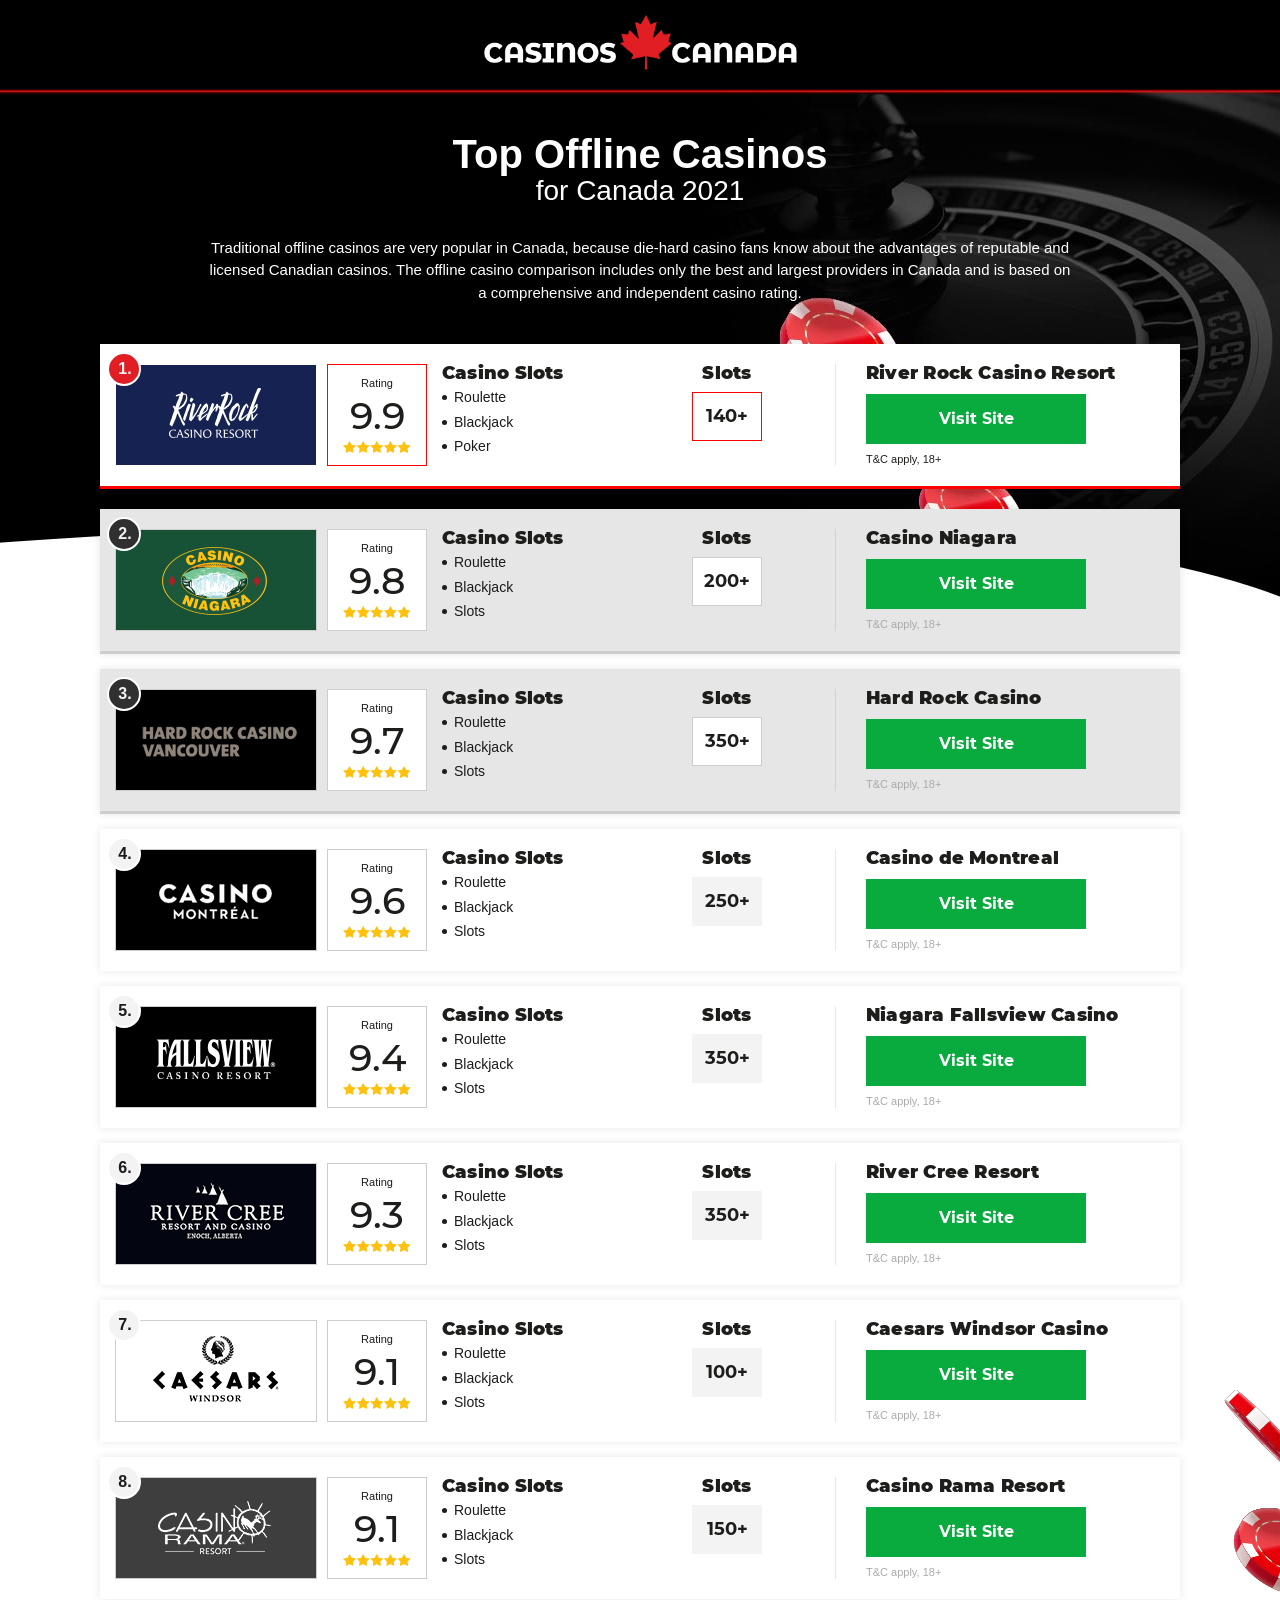
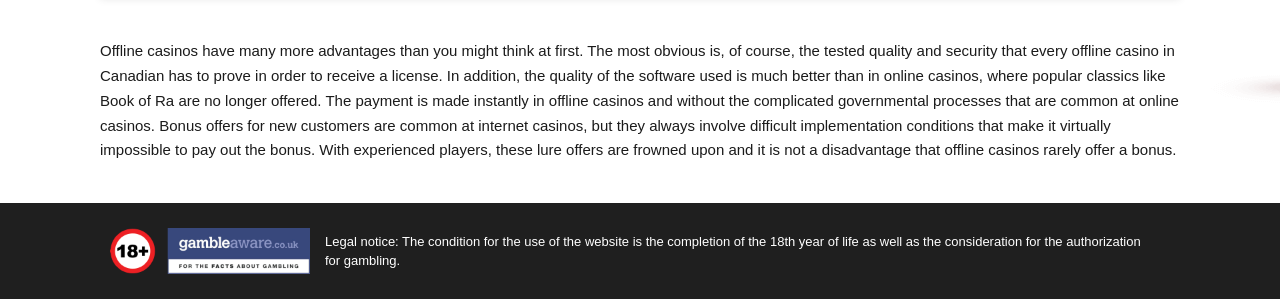
<file: index.htm>
﻿
<!DOCTYPE html>

<html lang="en-CA">
<head>
	<meta http-equiv="Content-Type" content="text/html; charset=UTF-8">
	<meta name="viewport" content="width=device-width, initial-scale=1.0">
	<title>Top Offline Casinos for Canada</title>
	<link rel="shortcut icon" type="image/x-icon" href="wp-content/themes/casinoscanada/favicon.png">
	
<meta name="robots" content="noindex,follow">
<meta property="og:locale" content="en_US">
<meta property="og:type" content="website">
<meta property="og:title" content="Top Offline Casinos for Canada">
<meta property="og:url" content="https://canadaisthebestcountry.github.io/">
<meta property="og:site_name" content="CasinosCanada.info">
<meta name="twitter:card" content="summary_large_image">
<meta name="twitter:title" content="Top Offline Casinos for Canada">

<link rel='stylesheet' id='wp-block-library-css' href='wp-includes/css/dist/block-library/style.min.css?ver=1588215360' type='text/css' media='all'>
<link rel='stylesheet' id='webfont-css' href='wp-content/themes/casinoscanada/webfonts.css?ver=1582204015' type='text/css' media='all'>
<link rel='stylesheet' id='style.css-css' href='wp-content/themes/casinoscanada/style.css?ver=1608674508' type='text/css' media='all'>
<script type='text/javascript' src='wp-includes/js/jquery/jquery.js?ver=1582203725'></script>
<script type='text/javascript' src='wp-includes/js/jquery/jquery-migrate.min.js?ver=1582203724'></script>
</head>
<body class="home page-template page-template-template-with-comparison-table page-template-template-with-comparison-table-php page page-id-161">
	<div class="header">
		<div class="header-flex">
			<div class="sitelogo">
				<a href="index.htm" rel="home" title="CasinosCanada.info"><img src="wp-content/themes/casinoscanada/images/casinoscanada-logo.png" alt="CasinosCanada.info"></a>
			</div>
		</div>
	</div>
	<div id="wrapper" class="content">
	<div class="container-fluid main">
		<div class="row">
			<div class="col-xs-12 intro-text"><h1>Top Offline Casinos <span>for Canada 2021</span></h1>Traditional offline casinos are very popular in Canada, because die-hard casino fans know about the advantages of reputable and licensed Canadian casinos. The offline casino comparison includes only the best and largest providers in Canada and is based on a comprehensive and independent casino rating.
<p></p></div>
<div class='col-xs-12'><div class='comparison-table comparison--type--offline'>
					<div class='row pos-1'>
					
						<div class='cell logo'>
							<div data-target='https://riverrock.com/' class='logo-link target-link target-link-blank--offl'><span class='rank'>1.</span>
								<img src='wp-content/uploads/river-rock-casino-resort.png' alt='River Rock Casino Resort'>
							</div>
						</div>
						
						<div class='cell rating'>
							<small>Rating</small>
							<div class='value'>9.9</div>
							<div class='rating-stars'>
								<div class='rating-stars-active' style='width:99%'></div>
							</div>
						</div>
						
						<div class='cell highlights'>
							<div class='cell-title'>Casino Slots</div>
							<ul><li>Roulette<br></li><li>Blackjack<br></li><li>Poker</li>
							</ul>
							
						</div>
						
						<div class='cell bonus'>
							<div class='cell-title'>Slots</div>				<div class='bonus-value target-link target-link-blank--offl' data-target='https://riverrock.com/'>140+</div>
							<div class='mobile-platforms'>			
							</div>
						</div>
						
						<div class='cell conversion'><div class='cell-title'>River Rock Casino Resort</div>			
							<div data-target='https://riverrock.com/' class='conv-btn target-link target-link-blank--offl'>Visit Site</div>
							<div class='legal-advice'>T&C apply, 18+</div>
						</div>
						
					</div>
					<div class='row pos-2'>
					
						<div class='cell logo'>
							<div data-target='https://www.casinoniagara.com/' class='logo-link target-link target-link-blank--offl'><span class='rank'>2.</span>
								<img src='wp-content/uploads/casino-niagara.png' alt='Casino Niagara'>
							</div>
						</div>
						
						<div class='cell rating'>
							<small>Rating</small>
							<div class='value'>9.8</div>
							<div class='rating-stars'>
								<div class='rating-stars-active' style='width:98%'></div>
							</div>
						</div>
						
						<div class='cell highlights'>
							<div class='cell-title'>Casino Slots</div>
							<ul><li>Roulette<br></li><li>Blackjack<br></li><li>Slots</li>
							</ul>
							
						</div>
						
						<div class='cell bonus'>
							<div class='cell-title'>Slots</div>				<div class='bonus-value target-link target-link-blank--offl' data-target='https://www.casinoniagara.com/'>200+</div>
							<div class='mobile-platforms'>			
							</div>
						</div>
						
						<div class='cell conversion'><div class='cell-title'>Casino Niagara</div>			
							<div data-target='https://www.casinoniagara.com/' class='conv-btn target-link target-link-blank--offl'>Visit Site</div>
							<div class='legal-advice'>T&C apply, 18+</div>
						</div>
						
					</div>
					<div class='row pos-3'>
					
						<div class='cell logo'>
							<div data-target='https://www.hardrockcasinovancouver.com/' class='logo-link target-link target-link-blank--offl'><span class='rank'>3.</span>
								<img src='wp-content/uploads/hard-rock-casino-vancouver.png' alt='Hard Rock Casino'>
							</div>
						</div>
						
						<div class='cell rating'>
							<small>Rating</small>
							<div class='value'>9.7</div>
							<div class='rating-stars'>
								<div class='rating-stars-active' style='width:97%'></div>
							</div>
						</div>
						
						<div class='cell highlights'>
							<div class='cell-title'>Casino Slots</div>
							<ul><li>Roulette<br></li><li>Blackjack<br></li><li>Slots</li>
							</ul>
							
						</div>
						
						<div class='cell bonus'>
							<div class='cell-title'>Slots</div>				<div class='bonus-value target-link target-link-blank--offl' data-target='https://www.hardrockcasinovancouver.com/'>350+</div>
							<div class='mobile-platforms'>			
							</div>
						</div>
						
						<div class='cell conversion'><div class='cell-title'>Hard Rock Casino</div>			
							<div data-target='https://www.hardrockcasinovancouver.com/' class='conv-btn target-link target-link-blank--offl'>Visit Site</div>
							<div class='legal-advice'>T&C apply, 18+</div>
						</div>
						
					</div>
					<div class='row pos-4'>
					
						<div class='cell logo'>
							<div data-target='https://casinos.lotoquebec.com/fr/montreal/accueil' class='logo-link target-link target-link-blank--offl'><span class='rank'>4.</span>
								<img src='wp-content/uploads/casino-montreal.png' alt='Casino de Montreal'>
							</div>
						</div>
						
						<div class='cell rating'>
							<small>Rating</small>
							<div class='value'>9.6</div>
							<div class='rating-stars'>
								<div class='rating-stars-active' style='width:96%'></div>
							</div>
						</div>
						
						<div class='cell highlights'>
							<div class='cell-title'>Casino Slots</div>
							<ul><li>Roulette<br></li><li>Blackjack<br></li><li>Slots</li>
							</ul>
							
						</div>
						
						<div class='cell bonus'>
							<div class='cell-title'>Slots</div>				<div class='bonus-value target-link target-link-blank--offl' data-target='https://casinos.lotoquebec.com/fr/montreal/accueil'>250+</div>
							<div class='mobile-platforms'>			
							</div>
						</div>
						
						<div class='cell conversion'><div class='cell-title'>Casino de Montreal</div>			
							<div data-target='https://casinos.lotoquebec.com/fr/montreal/accueil' class='conv-btn target-link target-link-blank--offl'>Visit Site</div>
							<div class='legal-advice'>T&C apply, 18+</div>
						</div>
						
					</div>
					<div class='row pos-5'>
					
						<div class='cell logo'>
							<div data-target='https://www.fallsviewcasinoresort.com/' class='logo-link target-link target-link-blank--offl'><span class='rank'>5.</span>
								<img src='wp-content/uploads/fallsview-casino.png' alt='Niagara Fallsview Casino'>
							</div>
						</div>
						
						<div class='cell rating'>
							<small>Rating</small>
							<div class='value'>9.4</div>
							<div class='rating-stars'>
								<div class='rating-stars-active' style='width:94%'></div>
							</div>
						</div>
						
						<div class='cell highlights'>
							<div class='cell-title'>Casino Slots</div>
							<ul><li>Roulette<br></li><li>Blackjack<br></li><li>Slots</li>
							</ul>
							
						</div>
						
						<div class='cell bonus'>
							<div class='cell-title'>Slots</div>				<div class='bonus-value target-link target-link-blank--offl' data-target='https://www.fallsviewcasinoresort.com/'>350+</div>
							<div class='mobile-platforms'>			
							</div>
						</div>
						
						<div class='cell conversion'><div class='cell-title'>Niagara Fallsview Casino</div>			
							<div data-target='https://www.fallsviewcasinoresort.com/' class='conv-btn target-link target-link-blank--offl'>Visit Site</div>
							<div class='legal-advice'>T&C apply, 18+</div>
						</div>
						
					</div>
					<div class='row pos-6'>
					
						<div class='cell logo'>
							<div data-target='https://www.rivercreeresort.com' class='logo-link target-link target-link-blank--offl'><span class='rank'>6.</span>
								<img src='wp-content/uploads/river-cree-casino.png' alt='River Cree Resort'>
							</div>
						</div>
						
						<div class='cell rating'>
							<small>Rating</small>
							<div class='value'>9.3</div>
							<div class='rating-stars'>
								<div class='rating-stars-active' style='width:93%'></div>
							</div>
						</div>
						
						<div class='cell highlights'>
							<div class='cell-title'>Casino Slots</div>
							<ul><li>Roulette<br></li><li>Blackjack<br></li><li>Slots</li>
							</ul>
							
						</div>
						
						<div class='cell bonus'>
							<div class='cell-title'>Slots</div>				<div class='bonus-value target-link target-link-blank--offl' data-target='https://www.rivercreeresort.com'>350+</div>
							<div class='mobile-platforms'>			
							</div>
						</div>
						
						<div class='cell conversion'><div class='cell-title'>River Cree Resort</div>			
							<div data-target='https://www.rivercreeresort.com' class='conv-btn target-link target-link-blank--offl'>Visit Site</div>
							<div class='legal-advice'>T&C apply, 18+</div>
						</div>
						
					</div>
					<div class='row pos-7'>
					
						<div class='cell logo'>
							<div data-target='https://www.caesars.com/caesars-windsor' class='logo-link target-link target-link-blank--offl'><span class='rank'>7.</span>
								<img src='wp-content/uploads/caesars.png' alt='Caesars Windsor Casino'>
							</div>
						</div>
						
						<div class='cell rating'>
							<small>Rating</small>
							<div class='value'>9.1</div>
							<div class='rating-stars'>
								<div class='rating-stars-active' style='width:91%'></div>
							</div>
						</div>
						
						<div class='cell highlights'>
							<div class='cell-title'>Casino Slots</div>
							<ul><li>Roulette<br></li><li>Blackjack<br></li><li>Slots</li>
							</ul>
							
						</div>
						
						<div class='cell bonus'>
							<div class='cell-title'>Slots</div>				<div class='bonus-value target-link target-link-blank--offl' data-target='https://www.caesars.com/caesars-windsor'>100+</div>
							<div class='mobile-platforms'>			
							</div>
						</div>
						
						<div class='cell conversion'><div class='cell-title'>Caesars Windsor Casino</div>			
							<div data-target='https://www.caesars.com/caesars-windsor' class='conv-btn target-link target-link-blank--offl'>Visit Site</div>
							<div class='legal-advice'>T&C apply, 18+</div>
						</div>
						
					</div>
					<div class='row pos-8'>
					
						<div class='cell logo'>
							<div data-target='https://www.casinorama.com/' class='logo-link target-link target-link-blank--offl'><span class='rank'>8.</span>
								<img src='wp-content/uploads/casino-rama-resort.png' alt='Casino Rama Resort'>
							</div>
						</div>
						
						<div class='cell rating'>
							<small>Rating</small>
							<div class='value'>9.1</div>
							<div class='rating-stars'>
								<div class='rating-stars-active' style='width:91%'></div>
							</div>
						</div>
						
						<div class='cell highlights'>
							<div class='cell-title'>Casino Slots</div>
							<ul><li>Roulette<br></li><li>Blackjack<br></li><li>Slots</li>
							</ul>
							
						</div>
						
						<div class='cell bonus'>
							<div class='cell-title'>Slots</div>				<div class='bonus-value target-link target-link-blank--offl' data-target='https://www.casinorama.com/'>150+</div>
							<div class='mobile-platforms'>			
							</div>
						</div>
						
						<div class='cell conversion'><div class='cell-title'>Casino Rama Resort</div>			
							<div data-target='https://www.casinorama.com/' class='conv-btn target-link target-link-blank--offl'>Visit Site</div>
							<div class='legal-advice'>T&C apply, 18+</div>
						</div>
						
					</div>
	</div></div>
		</div>	
		
		<div class="row">
			<div class="col-xs-12 main-content">
				Offline casinos have many more advantages than you might think at first. The most obvious is, of course, the tested quality and security that every offline casino in Canadian has to prove in order to receive a license. In addition, the quality of the software used is much better than in online casinos, where popular classics like Book of Ra are no longer offered. The payment is made instantly in offline casinos and without the complicated governmental processes that are common at online casinos. Bonus offers for new customers are common at internet casinos, but they always involve difficult implementation conditions that make it virtually impossible to pay out the bonus. With experienced players, these lure offers are frowned upon and it is not a disadvantage that offline casinos rarely offer a bonus.			</div>
		</div>
	</div>
		
	
	</div>
	

	

		
<div id="footer" class="clearfix">
	
	<div class="container-fluid footer-line">
		<div class="row">

			<div class="col-xs-12 col-md-custom-icons icons">
				<img src="wp-content/themes/casinoscanada/images/gambleaware.png" alt="GambleAware">
			</div>
			<div class="col-xs-12 col-md-auto flex-md-grow-1 disclaimer">
				Legal notice: The condition for the use of the website is the completion of the 18th year of life as well as the consideration for the authorization for gambling.
			</div>

		</div>	
	</div>
	
</div>
<link rel='stylesheet' id='comparison-table-css' href='wp-content/plugins/comparison-table-with-acf/css/comparison-table.css?ver=1585788293' type='text/css' media='all'>
<script type='text/javascript' src='wp-content/themes/casinoscanada/js/main.js?2&#038;ver=1590081391'></script>
<script type='text/javascript' src='wp-content/themes/casinoscanada/js/obrn.js?ver=1604434167'></script>
<script type='text/javascript' src='wp-includes/js/wp-embed.min.js?ver=1618499018'></script>
</body>
</html>
</file>
<file: wp-content/themes/casinoscanada/webfonts.css>
/* montserrat-regular - latin */
@font-face {
  font-family: 'Montserrat';
  font-style: normal;
  font-weight: 400;
  src: url('webfonts/montserrat-v14-latin-regular.eot'); /* IE9 Compat Modes */
  src: local('Montserrat Regular'), local('Montserrat-Regular'),
       url('webfonts/montserrat-v14-latin-regular-1.eot') format('embedded-opentype'), /* IE6-IE8 */
       url('webfonts/montserrat-v14-latin-regular.woff2') format('woff2'), /* Super Modern Browsers */
       url('webfonts/montserrat-v14-latin-regular.woff') format('woff'), /* Modern Browsers */
       url('webfonts/montserrat-v14-latin-regular.ttf') format('truetype'), /* Safari, Android, iOS */
       url('webfonts/montserrat-v14-latin-regular.svg') format('svg'); /* Legacy iOS */
}
/* montserrat-italic - latin */
@font-face {
  font-family: 'Montserrat';
  font-style: italic;
  font-weight: 400;
  src: url('webfonts/montserrat-v14-latin-italic.eot'); /* IE9 Compat Modes */
  src: local('Montserrat Italic'), local('Montserrat-Italic'),
       url('webfonts/montserrat-v14-latin-italic-1.eot') format('embedded-opentype'), /* IE6-IE8 */
       url('webfonts/montserrat-v14-latin-italic.woff2') format('woff2'), /* Super Modern Browsers */
       url('webfonts/montserrat-v14-latin-italic.woff') format('woff'), /* Modern Browsers */
       url('webfonts/montserrat-v14-latin-italic.ttf') format('truetype'), /* Safari, Android, iOS */
       url('webfonts/montserrat-v14-latin-italic.svg') format('svg'); /* Legacy iOS */
}
/* montserrat-500 - latin */
@font-face {
  font-family: 'Montserrat';
  font-style: normal;
  font-weight: 500;
  src: url('webfonts/montserrat-v14-latin-500.eot'); /* IE9 Compat Modes */
  src: local('Montserrat Medium'), local('Montserrat-Medium'),
       url('webfonts/montserrat-v14-latin-500-1.eot') format('embedded-opentype'), /* IE6-IE8 */
       url('webfonts/montserrat-v14-latin-500.woff2') format('woff2'), /* Super Modern Browsers */
       url('webfonts/montserrat-v14-latin-500.woff') format('woff'), /* Modern Browsers */
       url('webfonts/montserrat-v14-latin-500.ttf') format('truetype'), /* Safari, Android, iOS */
       url('webfonts/montserrat-v14-latin-500.svg') format('svg'); /* Legacy iOS */
}
/* montserrat-500italic - latin */
@font-face {
  font-family: 'Montserrat';
  font-style: italic;
  font-weight: 500;
  src: url('webfonts/montserrat-v14-latin-500italic.eot'); /* IE9 Compat Modes */
  src: local('Montserrat Medium Italic'), local('Montserrat-MediumItalic'),
       url('webfonts/montserrat-v14-latin-500italic-1.eot') format('embedded-opentype'), /* IE6-IE8 */
       url('webfonts/montserrat-v14-latin-500italic.woff2') format('woff2'), /* Super Modern Browsers */
       url('webfonts/montserrat-v14-latin-500italic.woff') format('woff'), /* Modern Browsers */
       url('webfonts/montserrat-v14-latin-500italic.ttf') format('truetype'), /* Safari, Android, iOS */
       url('webfonts/montserrat-v14-latin-500italic.svg') format('svg'); /* Legacy iOS */
}
/* montserrat-700 - latin */
@font-face {
  font-family: 'Montserrat';
  font-style: normal;
  font-weight: 700;
  src: url('webfonts/montserrat-v14-latin-700.eot'); /* IE9 Compat Modes */
  src: local('Montserrat Bold'), local('Montserrat-Bold'),
       url('webfonts/montserrat-v14-latin-700-1.eot') format('embedded-opentype'), /* IE6-IE8 */
       url('webfonts/montserrat-v14-latin-700.woff2') format('woff2'), /* Super Modern Browsers */
       url('webfonts/montserrat-v14-latin-700.woff') format('woff'), /* Modern Browsers */
       url('webfonts/montserrat-v14-latin-700.ttf') format('truetype'), /* Safari, Android, iOS */
       url('webfonts/montserrat-v14-latin-700.svg') format('svg'); /* Legacy iOS */
}
/* montserrat-700italic - latin */
@font-face {
  font-family: 'Montserrat';
  font-style: italic;
  font-weight: 700;
  src: url('webfonts/montserrat-v14-latin-700italic.eot'); /* IE9 Compat Modes */
  src: local('Montserrat Bold Italic'), local('Montserrat-BoldItalic'),
       url('webfonts/montserrat-v14-latin-700italic-1.eot') format('embedded-opentype'), /* IE6-IE8 */
       url('webfonts/montserrat-v14-latin-700italic.woff2') format('woff2'), /* Super Modern Browsers */
       url('webfonts/montserrat-v14-latin-700italic.woff') format('woff'), /* Modern Browsers */
       url('webfonts/montserrat-v14-latin-700italic.ttf') format('truetype'), /* Safari, Android, iOS */
       url('webfonts/montserrat-v14-latin-700italic.svg') format('svg'); /* Legacy iOS */
}
/* montserrat-900 - latin */
@font-face {
  font-family: 'Montserrat';
  font-style: normal;
  font-weight: 900;
  src: url('webfonts/montserrat-v14-latin-900.eot'); /* IE9 Compat Modes */
  src: local('Montserrat Black'), local('Montserrat-Black'),
       url('webfonts/montserrat-v14-latin-900-1.eot') format('embedded-opentype'), /* IE6-IE8 */
       url('webfonts/montserrat-v14-latin-900.woff2') format('woff2'), /* Super Modern Browsers */
       url('webfonts/montserrat-v14-latin-900.woff') format('woff'), /* Modern Browsers */
       url('webfonts/montserrat-v14-latin-900.ttf') format('truetype'), /* Safari, Android, iOS */
       url('webfonts/montserrat-v14-latin-900.svg') format('svg'); /* Legacy iOS */
}
/* montserrat-900italic - latin */
@font-face {
  font-family: 'Montserrat';
  font-style: italic;
  font-weight: 900;
  src: url('webfonts/montserrat-v14-latin-900italic.eot'); /* IE9 Compat Modes */
  src: local('Montserrat Black Italic'), local('Montserrat-BlackItalic'),
       url('webfonts/montserrat-v14-latin-900italic-1.eot') format('embedded-opentype'), /* IE6-IE8 */
       url('webfonts/montserrat-v14-latin-900italic.woff2') format('woff2'), /* Super Modern Browsers */
       url('webfonts/montserrat-v14-latin-900italic.woff') format('woff'), /* Modern Browsers */
       url('webfonts/montserrat-v14-latin-900italic.ttf') format('truetype'), /* Safari, Android, iOS */
       url('webfonts/montserrat-v14-latin-900italic.svg') format('svg'); /* Legacy iOS */
}
</file>
<file: wp-content/plugins/comparison-table-with-acf/css/comparison-table.css>
.comparison-table {
	margin: 20px auto 30px;
	padding: 0 15px;
}
.comparison-table .row {
	display: -webkit-box;
	display: -ms-flexbox;
	display: flex;
	-ms-flex-flow: row wrap;
	-webkit-box-orient: horizontal;
	-webkit-box-direction: normal;
	flex-flow: row wrap;
	background-color: #fff;
	margin-bottom: 15px;
	padding: 15px 10px;
	-webkit-box-shadow: 0px 0px 8px 0px rgba(0, 0, 0, .1);
	box-shadow: 0px 0px 8px 0px rgba(0, 0, 0, .1);
	-o-transition: transform 0.25s ease-out;
	-webkit-transition: transform 0.25s ease-out;
	-webkit-transition: -webkit-transform 0.25s ease-out;
	transition: -webkit-transform 0.25s ease-out;
	transition: transform 0.25s ease-out;
	transition: transform 0.25s ease-out, -webkit-transform 0.25s ease-out
}
.comparison-table .row:hover {
	-o-transition: transform 0.25s ease-out;
	-webkit-transition: transform 0.25s ease-out;
	-webkit-transition: -webkit-transform 0.25s ease-out;
	transition: -webkit-transform 0.25s ease-out;
	transition: transform 0.25s ease-out;
	transition: transform 0.25s ease-out, -webkit-transform 0.25s ease-out;
	-webkit-transform: scale(1.015);
	-ms-transform: scale(1.015);
	transform: scale(1.015);
}
.comparison-table .row.pos-1 {
	margin-bottom: 20px;
	border-bottom: 3px solid #ff0000;
}
.comparison-table .row.pos-2,
.comparison-table .row.pos-3 {
	border-bottom: 3px solid #cdcdcd;
	background: #e6e6e6;
}
.comparison-table .cell {
	-webkit-box-pack: center;
	-ms-flex-pack: center;
	justify-content: center;
	-webkit-box-flex: 1;
	-ms-flex: 1;
	flex: 1;
	margin: 10px 5px;
	font-size: 1.4rem;
}
.comparison-table .cell.logo,
.comparison-table .cell.bonus {
	-webkit-box-flex: 0;
	-ms-flex: 0 0 172px;
	flex: 0 0 172px;
}
.comparison-table .cell.rating {
	-webkit-box-flex: 0;
	-ms-flex: 0 0 calc(100% - 192px);
	flex: 0 0 calc(100% - 192px);
	background: #fff;
	-webkit-box-orient: vertical;
	-webkit-box-direction: normal;
	-ms-flex-direction: column;
	flex-direction: column;
	-webkit-box-pack: center;
	-ms-flex-pack: center;
	justify-content: center;
	text-align: center;
	display: -webkit-box;
	display: -ms-flexbox;
	display: flex;
	border: 1px solid #cdcdcd;
	align-self: flex-start;
    min-height: 87px;
}

.comparison-table .row.pos-1 .cell.rating {
	border-color: #ff0000
}
.comparison-table .cell.bonus {
	-webkit-box-flex: 0;
	-ms-flex: 0 0 calc(100% - 192px);
	flex: 0 0 calc(100% - 192px);
}
.comparison-table.comparison--type--offline .cell.bonus {
	display: flex;
    text-align: center;
    flex-direction: column;
	justify-content: flex-start;
}
.comparison-table .cell .logo-link {
	position: relative;
	display: block;
}
.comparison-table .cell .logo-link img {
	display: block;
	border: 1px solid #cdcdcd;
}
.comparison-table .pos-1 .cell .logo-link img {
	border-color: #fff;
}
.comparison-table .cell .logo-link .rank {
	position: absolute;
	width: 34px;
	height: 34px;
	text-align: center;
	line-height: 30px;
	left: -8px;
	top: -12px;
	padding: 0;
	text-decoration: none;
	font-size: 1.6rem;
	font-weight: 700;
	border-radius: 50%;
	text-indent: 2px;
	z-index: 1;
	background: #f3f3f3;
	border: 2px solid #fff;
}
.comparison-table .row.pos-1 .cell .logo-link .rank,
.comparison-table .row.pos-2 .cell .logo-link .rank,
.comparison-table .row.pos-3 .cell .logo-link .rank {
	color: #f3f3f3;
}
.comparison-table .row.pos-1 .cell .logo-link .rank {
	background: #e01e24;
}
.comparison-table .row.pos-2 .cell .logo-link .rank,
.comparison-table .row.pos-3 .cell .logo-link .rank {
	background: #303030;
}
.comparison-table .row .cell.rating small {
	font-size: 1.1rem;
	margin-bottom: 5px;
	line-height: 1.1;
}
.comparison-table .row .cell.rating .value {
	font-size: 3rem;
	color: #1d1d1b;
	line-height: 1;
	font-family: 'Montserrat', sans-serif;
	font-weight: 500;
}
.comparison-table .row .cell.rating .rating-stars {
	width: 68px;
	height: 12px;
	background: url("../img/rating-star-orange.png") repeat-x;
	background-size: auto 12px;
	-ms-flex-item-align: center;
	-ms-grid-row-align: center;
	align-self: center;
	margin-top: 5px;
}
.comparison-table .cell.rating .rating-stars .rating-stars {
	background-color: #fff;
	background-image: url("../img/rating-star-grey.png");
}
.comparison-table .cell.rating .rating-stars .rating-stars-active {
	background-color: #fff;
	background-image: url("../img/rating-star-orange.png");
}
.comparison-table .row .cell-title {
	font-size: 1.8rem;
	color: #1d1d1b;
	margin-bottom: 5px;
	line-height: 1.1;
	font-weight: 900;
}
.comparison-table .cell.highlights ul {
	margin: 0;
	font-size: 1.3rem;
}
.comparison-table .cell.highlights ul li {
	margin: 0 0 5px;
	padding-left: 12px;
	line-height: 1.25;
}
.comparison-table .cell.highlights ul li:before {
	content: "";
	height: 5px;
	width: 5px;
	position: absolute;
	left: 0;
	top: 6px;
	border-radius: 50%;
	background: #1d1d1b;
}
.comparison-table .cell.bonus .bonus-value {
	border: 1px solid #cdcdcd;
	padding: 10px 5px;
	width: 100%;
	max-width: 170px;
	color: #1d1d1b;
	background: #fff;
	text-align: center;
	font-size: 1.3rem;
	font-weight: 600;
	margin: 3px 0;
	line-height: 1.25;
	font-family: 'Montserrat', sans-serif;
}
.comparison-table.comparison--type--offline .cell.bonus .bonus-value {
	max-width: 70px;
	padding: 12px 5px;
	align-self: center;
	font-size: 1.8rem;
	background: #f3f3f3;
	border-color: #f3f3f3;
}
.comparison-table.comparison--type--offline .pos-1 .cell.bonus .bonus-value,
.comparison-table.comparison--type--offline .pos-2 .cell.bonus .bonus-value,
.comparison-table.comparison--type--offline .pos-3 .cell.bonus .bonus-value {
	background: #fff;
	border-color: #cdcdcd;
}
.comparison-table .row.pos-1 .cell.bonus .bonus-value {
	border-color: #ff0000;
}
.comparison-table .cell.bonus .mobile-platforms {
	margin-top: 6px;
}
.comparison-table .cell.bonus .mobile-platforms .mobile-icon {
	width: 26px;
	height: 26px;
	display: inline-flex;
	margin-right: 4px;
	border: 1px solid #f3f3f3;
	background: #f3f3f3;
	padding: 5px;
	-webkit-box-sizing: border-box;
	box-sizing: border-box;
	line-height: 1;
	justify-content: center;
    align-items: center;
}
.comparison-table .pos-1 .cell.bonus .mobile-platforms .mobile-icon {
	border-color: #ff0000;
	background: #fff;
}
.comparison-table .pos-2 .cell.bonus .mobile-platforms .mobile-icon,
.comparison-table .pos-3 .cell.bonus .mobile-platforms .mobile-icon {
	border-color: #cdcdcd;
	background: #fff;
}
.comparison-table .cell.bonus .mobile-platforms .mobile-icon img {
	max-width: 16px;
	height: 16px;
}
.comparison-table .cell.conversion {
	-webkit-box-flex: 0;
	-ms-flex: 0 0 100%;
	flex: 0 0 100%;
	padding-bottom: 15px;
}
.comparison-table .cell.conversion .cell-title {
	margin-bottom: 10px;
}
.comparison-table .cell .conv-btn {
	/*background: #09aa3e;
	color: #fff;*/
	background: #09aa3e;
    color: #fff;
	text-decoration: none;
	padding: 12px 10px;
	font-size: 1.6rem;
	font-family: 'Montserrat', sans-serif;
	width: calc(100% - 10px * 1);
	text-align: center;
	-webkit-box-sizing: border-box;
	box-sizing: border-box;
	-o-transition: background 0.25s ease-out;
	-webkit-transition: background 0.25s ease-out;
	transition: background 0.25s ease-out;
	display: block;
	font-weight: 700;
}
.comparison-table .cell .conv-btn:hover {
	/*background: #14bc4b;*/
	background: #13b649;
	color:#fff;
	-o-transition: background 0.25s ease-out;
	-webkit-transition: background 0.25s ease-out;
	transition: background 0.25s ease-out
}
.comparison-table .cell.conversion .legal-advice {
	font-size: 1.1rem;
	color: #aaa;
	margin-bottom: -23px;
	margin-top: 10px;
	line-height: 1;
}
.comparison-table .pos-1 .cell.conversion .legal-advice {
	color: #1d1d1b;
}
.target-link {
	cursor: pointer;
}
@media only screen and (min-width: 768px) {
	.comparison-table .cell.logo {
		-webkit-box-flex: 0;
		-ms-flex: 0 0 202px;
		flex: 0 0 202px;
	}
	.comparison-table .cell.rating {
		-webkit-box-flex: 0;
		-ms-flex: 0 0 100px;
		flex: 0 0 100px;
		min-height: 102px;
	}
	.comparison-table .cell.highlights {
		padding: 0 5px;
		max-width: 280px;
	}
	.comparison-table.comparison--type--offline .cell.highlights {
		max-width: 190px;
	}
	.comparison-table .cell.bonus {
		-webkit-box-flex: 0;
		-ms-flex: 0 0 120px;
		flex: 0 0 120px;
	}
	.comparison-table.comparison--type--offline .cell.bonus {
		-webkit-box-flex: 0;
		-ms-flex: 0 0 180px;
		flex: 0 0 180px;
	}
	.comparison-table .row .cell.rating small {
		margin-bottom: 8px;
	}
	.comparison-table .row .cell.rating .value {
		font-size: 3.8rem;
	}
	.comparison-table .row .cell.rating .rating-stars {
		margin-top: 6px;
	}
}
@media only screen and (min-width: 992px) {
	.comparison-table {
		margin: 20px auto 40px;
	}
	.comparison-table .row {
		padding: 20px 10px;
	}
	.comparison-table .cell.highlights {
		max-width: 280px;
	}
	.comparison-table .cell.highlights ul {
		font-size: 1.4rem;
	}
	.comparison-table .cell.highlights ul li {
		margin-bottom: 7px;
	}
	.comparison-table .cell.highlights ul li:last-child {
		margin-bottom: 0;
	}
	.comparison-table .cell.bonus {
		-webkit-box-flex: 0;
		-ms-flex: 0 0 175px;
		flex: 0 0 175px;
		margin-right: 25px;
	}
	.comparison-table .cell.bonus .bonus-value {
		font-size: 1.6rem;
	}
	.comparison-table .cell.conversion {
		padding-bottom: 10px;
	}
}
@media only screen and (min-width: 1140px) {
	.comparison-table .row {
		-ms-flex-flow: nowrap;
		flex-flow: nowrap;
	}
	.comparison-table .cell {
		margin: 0 5px;
	}
	.comparison-table .cell.highlights {
		-webkit-box-flex: 0;
		-ms-flex: 0 1 320px;
		flex: 0 1 280px;
	}
	.comparison-table.comparison--type--offline .cell.bonus {
		margin-right: 0;
	}
	.comparison-table .cell.conversion {
		-webkit-box-flex: 0;
		-ms-flex: 0 0 240px;
		flex: 0 0 240px;
		padding-top: 25px;
	}
	.comparison-table.comparison--type--offline .cell.conversion {
		padding-top: 0;
		-webkit-box-flex: 0;
		-ms-flex: 0 0 330px;
		flex: 0 0 330px;
		margin-left: auto;
		border-left: 1px solid #e7e8e8;
		padding-left: 30px;
	}
	.comparison-table.comparison--type--offline .pos-2 .cell.conversion,
	.comparison-table.comparison--type--offline .pos-3 .cell.conversion {
		border-left-color :#d2d2d1;
	}
	.comparison-table.comparison--type--offline .cell .conv-btn {
		width: 220px;
	}
	.comparison-table .row {
		-webkit-box-orient: horizontal;
		-webkit-box-direction: normal;
		-ms-flex-flow: nowrap;
		flex-flow: nowrap;
	}
}
</file>
<file: wp-includes/css/dist/block-library/style.min.css>
.wp-block-audio figcaption{margin-top:.5em;margin-bottom:1em}.wp-block-audio audio{width:100%;min-width:300px}.wp-block-button{color:#fff}.wp-block-button.aligncenter{text-align:center}.wp-block-button.alignright{text-align:right}.wp-block-button__link{background-color:#32373c;border:none;border-radius:28px;box-shadow:none;color:inherit;cursor:pointer;display:inline-block;font-size:18px;margin:0;padding:12px 24px;text-align:center;text-decoration:none;overflow-wrap:break-word}.wp-block-button__link:active,.wp-block-button__link:focus,.wp-block-button__link:hover,.wp-block-button__link:visited{color:inherit}.wp-gs .wp-block-button__link:not(.has-background){background-color:var(--wp-block-core-button--color--background,var(--wp-color--primary,#32373c))}.is-style-squared .wp-block-button__link{border-radius:0}.no-border-radius.wp-block-button__link{border-radius:0!important}.is-style-outline{color:#32373c}.is-style-outline .wp-block-button__link{background-color:transparent;border:2px solid}.wp-block-buttons .wp-block-button{display:inline-block;margin-right:8px;margin-bottom:8px}.wp-block-buttons.alignright .wp-block-button{margin-right:none;margin-left:8px}.wp-block-buttons.aligncenter,.wp-block-calendar{text-align:center}.wp-block-calendar tbody td,.wp-block-calendar th{padding:4px;border:1px solid #e2e4e7}.wp-block-calendar tfoot td{border:none}.wp-block-calendar table{width:100%;border-collapse:collapse;font-family:-apple-system,BlinkMacSystemFont,Segoe UI,Roboto,Oxygen-Sans,Ubuntu,Cantarell,Helvetica Neue,sans-serif}.wp-block-calendar table th{font-weight:400;background:#edeff0}.wp-block-calendar a{text-decoration:underline}.wp-block-calendar tfoot a{color:#00739c}.wp-block-calendar table caption,.wp-block-calendar table tbody{color:#40464d}.wp-block-categories.alignleft{margin-right:2em}.wp-block-categories.alignright{margin-left:2em}.wp-block-columns{display:flex;margin-bottom:28px;flex-wrap:wrap}@media (min-width:782px){.wp-block-columns{flex-wrap:nowrap}}.wp-block-columns.has-background{padding:20px 30px}.wp-block-column{flex-grow:1;min-width:0;word-break:break-word;overflow-wrap:break-word}@media (max-width:599px){.wp-block-column{flex-basis:100%!important}}@media (min-width:600px) and (max-width:781px){.wp-block-column{flex-basis:calc(50% - 16px)!important;flex-grow:0}.wp-block-column:nth-child(2n){margin-left:32px}}@media (min-width:782px){.wp-block-column{flex-basis:0;flex-grow:1}.wp-block-column[style]{flex-grow:0}.wp-block-column:not(:first-child){margin-left:32px}}.wp-block-columns.are-vertically-aligned-top{align-items:flex-start}.wp-block-columns.are-vertically-aligned-center{align-items:center}.wp-block-columns.are-vertically-aligned-bottom{align-items:flex-end}.wp-block-column.is-vertically-aligned-top{align-self:flex-start}.wp-block-column.is-vertically-aligned-center{-ms-grid-row-align:center;align-self:center}.wp-block-column.is-vertically-aligned-bottom{align-self:flex-end}.wp-block-column.is-vertically-aligned-bottom,.wp-block-column.is-vertically-aligned-center,.wp-block-column.is-vertically-aligned-top{width:100%}.wp-block-cover,.wp-block-cover-image{position:relative;background-color:#000;background-size:cover;background-position:50%;min-height:430px;height:100%;width:100%;display:flex;justify-content:center;align-items:center;overflow:hidden}.wp-block-cover-image.has-parallax,.wp-block-cover.has-parallax{background-attachment:fixed}@supports (-webkit-overflow-scrolling:touch){.wp-block-cover-image.has-parallax,.wp-block-cover.has-parallax{background-attachment:scroll}}@media (prefers-reduced-motion:reduce){.wp-block-cover-image.has-parallax,.wp-block-cover.has-parallax{background-attachment:scroll}}.wp-block-cover-image.has-background-dim:before,.wp-block-cover.has-background-dim:before{content:"";background-color:inherit}.wp-block-cover-image.has-background-dim:not(.has-background-gradient):before,.wp-block-cover-image .wp-block-cover__gradient-background,.wp-block-cover.has-background-dim:not(.has-background-gradient):before,.wp-block-cover .wp-block-cover__gradient-background{position:absolute;top:0;left:0;bottom:0;right:0;z-index:1}.wp-block-cover-image.has-background-dim:not(.has-background-gradient):before,.wp-block-cover-image .wp-block-cover__gradient-background,.wp-block-cover.has-background-dim:not(.has-background-gradient):before,.wp-block-cover .wp-block-cover__gradient-background{opacity:.5}.wp-block-cover-image.has-background-dim.has-background-dim-10:not(.has-background-gradient):before,.wp-block-cover.has-background-dim.has-background-dim-10:not(.has-background-gradient):before{opacity:.1}.wp-block-cover-image.has-background-dim.has-background-dim-10 .wp-block-cover__gradient-background,.wp-block-cover.has-background-dim.has-background-dim-10 .wp-block-cover__gradient-background{opacity:.1}.wp-block-cover-image.has-background-dim.has-background-dim-20:not(.has-background-gradient):before,.wp-block-cover.has-background-dim.has-background-dim-20:not(.has-background-gradient):before{opacity:.2}.wp-block-cover-image.has-background-dim.has-background-dim-20 .wp-block-cover__gradient-background,.wp-block-cover.has-background-dim.has-background-dim-20 .wp-block-cover__gradient-background{opacity:.2}.wp-block-cover-image.has-background-dim.has-background-dim-30:not(.has-background-gradient):before,.wp-block-cover.has-background-dim.has-background-dim-30:not(.has-background-gradient):before{opacity:.3}.wp-block-cover-image.has-background-dim.has-background-dim-30 .wp-block-cover__gradient-background,.wp-block-cover.has-background-dim.has-background-dim-30 .wp-block-cover__gradient-background{opacity:.3}.wp-block-cover-image.has-background-dim.has-background-dim-40:not(.has-background-gradient):before,.wp-block-cover.has-background-dim.has-background-dim-40:not(.has-background-gradient):before{opacity:.4}.wp-block-cover-image.has-background-dim.has-background-dim-40 .wp-block-cover__gradient-background,.wp-block-cover.has-background-dim.has-background-dim-40 .wp-block-cover__gradient-background{opacity:.4}.wp-block-cover-image.has-background-dim.has-background-dim-50:not(.has-background-gradient):before,.wp-block-cover.has-background-dim.has-background-dim-50:not(.has-background-gradient):before{opacity:.5}.wp-block-cover-image.has-background-dim.has-background-dim-50 .wp-block-cover__gradient-background,.wp-block-cover.has-background-dim.has-background-dim-50 .wp-block-cover__gradient-background{opacity:.5}.wp-block-cover-image.has-background-dim.has-background-dim-60:not(.has-background-gradient):before,.wp-block-cover.has-background-dim.has-background-dim-60:not(.has-background-gradient):before{opacity:.6}.wp-block-cover-image.has-background-dim.has-background-dim-60 .wp-block-cover__gradient-background,.wp-block-cover.has-background-dim.has-background-dim-60 .wp-block-cover__gradient-background{opacity:.6}.wp-block-cover-image.has-background-dim.has-background-dim-70:not(.has-background-gradient):before,.wp-block-cover.has-background-dim.has-background-dim-70:not(.has-background-gradient):before{opacity:.7}.wp-block-cover-image.has-background-dim.has-background-dim-70 .wp-block-cover__gradient-background,.wp-block-cover.has-background-dim.has-background-dim-70 .wp-block-cover__gradient-background{opacity:.7}.wp-block-cover-image.has-background-dim.has-background-dim-80:not(.has-background-gradient):before,.wp-block-cover.has-background-dim.has-background-dim-80:not(.has-background-gradient):before{opacity:.8}.wp-block-cover-image.has-background-dim.has-background-dim-80 .wp-block-cover__gradient-background,.wp-block-cover.has-background-dim.has-background-dim-80 .wp-block-cover__gradient-background{opacity:.8}.wp-block-cover-image.has-background-dim.has-background-dim-90:not(.has-background-gradient):before,.wp-block-cover.has-background-dim.has-background-dim-90:not(.has-background-gradient):before{opacity:.9}.wp-block-cover-image.has-background-dim.has-background-dim-90 .wp-block-cover__gradient-background,.wp-block-cover.has-background-dim.has-background-dim-90 .wp-block-cover__gradient-background{opacity:.9}.wp-block-cover-image.has-background-dim.has-background-dim-100:not(.has-background-gradient):before,.wp-block-cover.has-background-dim.has-background-dim-100:not(.has-background-gradient):before{opacity:1}.wp-block-cover-image.has-background-dim.has-background-dim-100 .wp-block-cover__gradient-background,.wp-block-cover.has-background-dim.has-background-dim-100 .wp-block-cover__gradient-background{opacity:1}.wp-block-cover-image.alignleft,.wp-block-cover-image.alignright,.wp-block-cover.alignleft,.wp-block-cover.alignright{max-width:290px;width:100%}.wp-block-cover-image:after,.wp-block-cover:after{display:block;content:"";font-size:0;min-height:inherit}@supports ((position:-webkit-sticky) or (position:sticky)){.wp-block-cover-image:after,.wp-block-cover:after{content:none}}.wp-block-cover-image.aligncenter,.wp-block-cover-image.alignleft,.wp-block-cover-image.alignright,.wp-block-cover.aligncenter,.wp-block-cover.alignleft,.wp-block-cover.alignright{display:flex}.wp-block-cover-image .wp-block-cover__inner-container,.wp-block-cover .wp-block-cover__inner-container{width:calc(100% - 70px);z-index:1;color:#f8f9f9}.wp-block-cover-image .wp-block-subhead:not(.has-text-color),.wp-block-cover-image h1:not(.has-text-color),.wp-block-cover-image h2:not(.has-text-color),.wp-block-cover-image h3:not(.has-text-color),.wp-block-cover-image h4:not(.has-text-color),.wp-block-cover-image h5:not(.has-text-color),.wp-block-cover-image h6:not(.has-text-color),.wp-block-cover-image p:not(.has-text-color),.wp-block-cover .wp-block-subhead:not(.has-text-color),.wp-block-cover h1:not(.has-text-color),.wp-block-cover h2:not(.has-text-color),.wp-block-cover h3:not(.has-text-color),.wp-block-cover h4:not(.has-text-color),.wp-block-cover h5:not(.has-text-color),.wp-block-cover h6:not(.has-text-color),.wp-block-cover p:not(.has-text-color){color:inherit}.wp-block-cover__video-background{position:absolute;top:50%;left:50%;transform:translateX(-50%) translateY(-50%);width:100%;height:100%;z-index:0;object-fit:cover}.wp-block-cover-image-text,.wp-block-cover-text,section.wp-block-cover-image h2{color:#fff}.wp-block-cover-image-text a,.wp-block-cover-image-text a:active,.wp-block-cover-image-text a:focus,.wp-block-cover-image-text a:hover,.wp-block-cover-text a,.wp-block-cover-text a:active,.wp-block-cover-text a:focus,.wp-block-cover-text a:hover,section.wp-block-cover-image h2 a,section.wp-block-cover-image h2 a:active,section.wp-block-cover-image h2 a:focus,section.wp-block-cover-image h2 a:hover{color:#fff}.wp-block-cover-image .wp-block-cover.has-left-content{justify-content:flex-start}.wp-block-cover-image .wp-block-cover.has-right-content{justify-content:flex-end}.wp-block-cover-image.has-left-content .wp-block-cover-image-text,.wp-block-cover.has-left-content .wp-block-cover-text,section.wp-block-cover-image.has-left-content>h2{margin-left:0;text-align:left}.wp-block-cover-image.has-right-content .wp-block-cover-image-text,.wp-block-cover.has-right-content .wp-block-cover-text,section.wp-block-cover-image.has-right-content>h2{margin-right:0;text-align:right}.wp-block-cover-image .wp-block-cover-image-text,.wp-block-cover .wp-block-cover-text,section.wp-block-cover-image>h2{font-size:2em;line-height:1.25;z-index:1;margin-bottom:0;max-width:580px;padding:14px;text-align:center}.block-editor-block-list__block[data-type="core/embed"][data-align=left],.block-editor-block-list__block[data-type="core/embed"][data-align=right],.wp-block-embed.alignleft,.wp-block-embed.alignright{max-width:360px;width:100%}.wp-block-embed{margin-bottom:1em}.wp-block-embed figcaption{margin-top:.5em;margin-bottom:1em}.wp-embed-responsive .wp-block-embed.wp-embed-aspect-1-1 .wp-block-embed__wrapper,.wp-embed-responsive .wp-block-embed.wp-embed-aspect-1-2 .wp-block-embed__wrapper,.wp-embed-responsive .wp-block-embed.wp-embed-aspect-4-3 .wp-block-embed__wrapper,.wp-embed-responsive .wp-block-embed.wp-embed-aspect-9-16 .wp-block-embed__wrapper,.wp-embed-responsive .wp-block-embed.wp-embed-aspect-16-9 .wp-block-embed__wrapper,.wp-embed-responsive .wp-block-embed.wp-embed-aspect-18-9 .wp-block-embed__wrapper,.wp-embed-responsive .wp-block-embed.wp-embed-aspect-21-9 .wp-block-embed__wrapper{position:relative}.wp-embed-responsive .wp-block-embed.wp-embed-aspect-1-1 .wp-block-embed__wrapper:before,.wp-embed-responsive .wp-block-embed.wp-embed-aspect-1-2 .wp-block-embed__wrapper:before,.wp-embed-responsive .wp-block-embed.wp-embed-aspect-4-3 .wp-block-embed__wrapper:before,.wp-embed-responsive .wp-block-embed.wp-embed-aspect-9-16 .wp-block-embed__wrapper:before,.wp-embed-responsive .wp-block-embed.wp-embed-aspect-16-9 .wp-block-embed__wrapper:before,.wp-embed-responsive .wp-block-embed.wp-embed-aspect-18-9 .wp-block-embed__wrapper:before,.wp-embed-responsive .wp-block-embed.wp-embed-aspect-21-9 .wp-block-embed__wrapper:before{content:"";display:block;padding-top:50%}.wp-embed-responsive .wp-block-embed.wp-embed-aspect-1-1 .wp-block-embed__wrapper iframe,.wp-embed-responsive .wp-block-embed.wp-embed-aspect-1-2 .wp-block-embed__wrapper iframe,.wp-embed-responsive .wp-block-embed.wp-embed-aspect-4-3 .wp-block-embed__wrapper iframe,.wp-embed-responsive .wp-block-embed.wp-embed-aspect-9-16 .wp-block-embed__wrapper iframe,.wp-embed-responsive .wp-block-embed.wp-embed-aspect-16-9 .wp-block-embed__wrapper iframe,.wp-embed-responsive .wp-block-embed.wp-embed-aspect-18-9 .wp-block-embed__wrapper iframe,.wp-embed-responsive .wp-block-embed.wp-embed-aspect-21-9 .wp-block-embed__wrapper iframe{position:absolute;top:0;right:0;bottom:0;left:0;width:100%;height:100%}.wp-embed-responsive .wp-block-embed.wp-embed-aspect-21-9 .wp-block-embed__wrapper:before{padding-top:42.85%}.wp-embed-responsive .wp-block-embed.wp-embed-aspect-18-9 .wp-block-embed__wrapper:before{padding-top:50%}.wp-embed-responsive .wp-block-embed.wp-embed-aspect-16-9 .wp-block-embed__wrapper:before{padding-top:56.25%}.wp-embed-responsive .wp-block-embed.wp-embed-aspect-4-3 .wp-block-embed__wrapper:before{padding-top:75%}.wp-embed-responsive .wp-block-embed.wp-embed-aspect-1-1 .wp-block-embed__wrapper:before{padding-top:100%}.wp-embed-responsive .wp-block-embed.wp-embed-aspect-9-16 .wp-block-embed__wrapper:before{padding-top:177.78%}.wp-embed-responsive .wp-block-embed.wp-embed-aspect-1-2 .wp-block-embed__wrapper:before{padding-top:200%}.wp-block-file{margin-bottom:1.5em}.wp-block-file.aligncenter{text-align:center}.wp-block-file.alignright{text-align:right}.wp-block-file .wp-block-file__button{background:#32373c;border-radius:2em;color:#fff;font-size:13px;padding:.5em 1em}.wp-block-file a.wp-block-file__button{text-decoration:none}.wp-block-file a.wp-block-file__button:active,.wp-block-file a.wp-block-file__button:focus,.wp-block-file a.wp-block-file__button:hover,.wp-block-file a.wp-block-file__button:visited{box-shadow:none;color:#fff;opacity:.85;text-decoration:none}.wp-block-file *+.wp-block-file__button{margin-left:.75em}.blocks-gallery-grid,.wp-block-gallery{display:flex;flex-wrap:wrap;list-style-type:none;padding:0;margin:0}.blocks-gallery-grid .blocks-gallery-image,.blocks-gallery-grid .blocks-gallery-item,.wp-block-gallery .blocks-gallery-image,.wp-block-gallery .blocks-gallery-item{margin:0 16px 16px 0;display:flex;flex-grow:1;flex-direction:column;justify-content:center;position:relative}.blocks-gallery-grid .blocks-gallery-image figure,.blocks-gallery-grid .blocks-gallery-item figure,.wp-block-gallery .blocks-gallery-image figure,.wp-block-gallery .blocks-gallery-item figure{margin:0;height:100%}@supports ((position:-webkit-sticky) or (position:sticky)){.blocks-gallery-grid .blocks-gallery-image figure,.blocks-gallery-grid .blocks-gallery-item figure,.wp-block-gallery .blocks-gallery-image figure,.wp-block-gallery .blocks-gallery-item figure{display:flex;align-items:flex-end;justify-content:flex-start}}.blocks-gallery-grid .blocks-gallery-image img,.blocks-gallery-grid .blocks-gallery-item img,.wp-block-gallery .blocks-gallery-image img,.wp-block-gallery .blocks-gallery-item img{display:block;max-width:100%;height:auto;width:100%}@supports ((position:-webkit-sticky) or (position:sticky)){.blocks-gallery-grid .blocks-gallery-image img,.blocks-gallery-grid .blocks-gallery-item img,.wp-block-gallery .blocks-gallery-image img,.wp-block-gallery .blocks-gallery-item img{width:auto}}.blocks-gallery-grid .blocks-gallery-image figcaption,.blocks-gallery-grid .blocks-gallery-item figcaption,.wp-block-gallery .blocks-gallery-image figcaption,.wp-block-gallery .blocks-gallery-item figcaption{position:absolute;bottom:0;width:100%;max-height:100%;overflow:auto;padding:40px 10px 9px;color:#fff;text-align:center;font-size:13px;background:linear-gradient(0deg,rgba(0,0,0,.7),rgba(0,0,0,.3) 70%,transparent)}.blocks-gallery-grid .blocks-gallery-image figcaption img,.blocks-gallery-grid .blocks-gallery-item figcaption img,.wp-block-gallery .blocks-gallery-image figcaption img,.wp-block-gallery .blocks-gallery-item figcaption img{display:inline}.blocks-gallery-grid.is-cropped .blocks-gallery-image a,.blocks-gallery-grid.is-cropped .blocks-gallery-image img,.blocks-gallery-grid.is-cropped .blocks-gallery-item a,.blocks-gallery-grid.is-cropped .blocks-gallery-item img,.wp-block-gallery.is-cropped .blocks-gallery-image a,.wp-block-gallery.is-cropped .blocks-gallery-image img,.wp-block-gallery.is-cropped .blocks-gallery-item a,.wp-block-gallery.is-cropped .blocks-gallery-item img{width:100%}@supports ((position:-webkit-sticky) or (position:sticky)){.blocks-gallery-grid.is-cropped .blocks-gallery-image a,.blocks-gallery-grid.is-cropped .blocks-gallery-image img,.blocks-gallery-grid.is-cropped .blocks-gallery-item a,.blocks-gallery-grid.is-cropped .blocks-gallery-item img,.wp-block-gallery.is-cropped .blocks-gallery-image a,.wp-block-gallery.is-cropped .blocks-gallery-image img,.wp-block-gallery.is-cropped .blocks-gallery-item a,.wp-block-gallery.is-cropped .blocks-gallery-item img{height:100%;flex:1;object-fit:cover}}.blocks-gallery-grid .blocks-gallery-image,.blocks-gallery-grid .blocks-gallery-item,.wp-block-gallery .blocks-gallery-image,.wp-block-gallery .blocks-gallery-item{width:calc((100% - 16px)/2)}.blocks-gallery-grid .blocks-gallery-image:nth-of-type(2n),.blocks-gallery-grid .blocks-gallery-item:nth-of-type(2n),.wp-block-gallery .blocks-gallery-image:nth-of-type(2n),.wp-block-gallery .blocks-gallery-item:nth-of-type(2n){margin-right:0}.blocks-gallery-grid.columns-1 .blocks-gallery-image,.blocks-gallery-grid.columns-1 .blocks-gallery-item,.wp-block-gallery.columns-1 .blocks-gallery-image,.wp-block-gallery.columns-1 .blocks-gallery-item{width:100%;margin-right:0}@media (min-width:600px){.blocks-gallery-grid.columns-3 .blocks-gallery-image,.blocks-gallery-grid.columns-3 .blocks-gallery-item,.wp-block-gallery.columns-3 .blocks-gallery-image,.wp-block-gallery.columns-3 .blocks-gallery-item{width:calc((100% - 32px)/3);margin-right:16px}@supports (-ms-ime-align:auto){.blocks-gallery-grid.columns-3 .blocks-gallery-image,.blocks-gallery-grid.columns-3 .blocks-gallery-item,.wp-block-gallery.columns-3 .blocks-gallery-image,.wp-block-gallery.columns-3 .blocks-gallery-item{width:calc((100% - 32px)/3 - 1px)}}.blocks-gallery-grid.columns-4 .blocks-gallery-image,.blocks-gallery-grid.columns-4 .blocks-gallery-item,.wp-block-gallery.columns-4 .blocks-gallery-image,.wp-block-gallery.columns-4 .blocks-gallery-item{width:calc((100% - 48px)/4);margin-right:16px}@supports (-ms-ime-align:auto){.blocks-gallery-grid.columns-4 .blocks-gallery-image,.blocks-gallery-grid.columns-4 .blocks-gallery-item,.wp-block-gallery.columns-4 .blocks-gallery-image,.wp-block-gallery.columns-4 .blocks-gallery-item{width:calc((100% - 48px)/4 - 1px)}}.blocks-gallery-grid.columns-5 .blocks-gallery-image,.blocks-gallery-grid.columns-5 .blocks-gallery-item,.wp-block-gallery.columns-5 .blocks-gallery-image,.wp-block-gallery.columns-5 .blocks-gallery-item{width:calc((100% - 64px)/5);margin-right:16px}@supports (-ms-ime-align:auto){.blocks-gallery-grid.columns-5 .blocks-gallery-image,.blocks-gallery-grid.columns-5 .blocks-gallery-item,.wp-block-gallery.columns-5 .blocks-gallery-image,.wp-block-gallery.columns-5 .blocks-gallery-item{width:calc((100% - 64px)/5 - 1px)}}.blocks-gallery-grid.columns-6 .blocks-gallery-image,.blocks-gallery-grid.columns-6 .blocks-gallery-item,.wp-block-gallery.columns-6 .blocks-gallery-image,.wp-block-gallery.columns-6 .blocks-gallery-item{width:calc((100% - 80px)/6);margin-right:16px}@supports (-ms-ime-align:auto){.blocks-gallery-grid.columns-6 .blocks-gallery-image,.blocks-gallery-grid.columns-6 .blocks-gallery-item,.wp-block-gallery.columns-6 .blocks-gallery-image,.wp-block-gallery.columns-6 .blocks-gallery-item{width:calc((100% - 80px)/6 - 1px)}}.blocks-gallery-grid.columns-7 .blocks-gallery-image,.blocks-gallery-grid.columns-7 .blocks-gallery-item,.wp-block-gallery.columns-7 .blocks-gallery-image,.wp-block-gallery.columns-7 .blocks-gallery-item{width:calc((100% - 96px)/7);margin-right:16px}@supports (-ms-ime-align:auto){.blocks-gallery-grid.columns-7 .blocks-gallery-image,.blocks-gallery-grid.columns-7 .blocks-gallery-item,.wp-block-gallery.columns-7 .blocks-gallery-image,.wp-block-gallery.columns-7 .blocks-gallery-item{width:calc((100% - 96px)/7 - 1px)}}.blocks-gallery-grid.columns-8 .blocks-gallery-image,.blocks-gallery-grid.columns-8 .blocks-gallery-item,.wp-block-gallery.columns-8 .blocks-gallery-image,.wp-block-gallery.columns-8 .blocks-gallery-item{width:calc((100% - 112px)/8);margin-right:16px}@supports (-ms-ime-align:auto){.blocks-gallery-grid.columns-8 .blocks-gallery-image,.blocks-gallery-grid.columns-8 .blocks-gallery-item,.wp-block-gallery.columns-8 .blocks-gallery-image,.wp-block-gallery.columns-8 .blocks-gallery-item{width:calc((100% - 112px)/8 - 1px)}}.blocks-gallery-grid.columns-1 .blocks-gallery-image:nth-of-type(1n),.blocks-gallery-grid.columns-1 .blocks-gallery-item:nth-of-type(1n),.wp-block-gallery.columns-1 .blocks-gallery-image:nth-of-type(1n),.wp-block-gallery.columns-1 .blocks-gallery-item:nth-of-type(1n){margin-right:0}.blocks-gallery-grid.columns-2 .blocks-gallery-image:nth-of-type(2n),.blocks-gallery-grid.columns-2 .blocks-gallery-item:nth-of-type(2n),.wp-block-gallery.columns-2 .blocks-gallery-image:nth-of-type(2n),.wp-block-gallery.columns-2 .blocks-gallery-item:nth-of-type(2n){margin-right:0}.blocks-gallery-grid.columns-3 .blocks-gallery-image:nth-of-type(3n),.blocks-gallery-grid.columns-3 .blocks-gallery-item:nth-of-type(3n),.wp-block-gallery.columns-3 .blocks-gallery-image:nth-of-type(3n),.wp-block-gallery.columns-3 .blocks-gallery-item:nth-of-type(3n){margin-right:0}.blocks-gallery-grid.columns-4 .blocks-gallery-image:nth-of-type(4n),.blocks-gallery-grid.columns-4 .blocks-gallery-item:nth-of-type(4n),.wp-block-gallery.columns-4 .blocks-gallery-image:nth-of-type(4n),.wp-block-gallery.columns-4 .blocks-gallery-item:nth-of-type(4n){margin-right:0}.blocks-gallery-grid.columns-5 .blocks-gallery-image:nth-of-type(5n),.blocks-gallery-grid.columns-5 .blocks-gallery-item:nth-of-type(5n),.wp-block-gallery.columns-5 .blocks-gallery-image:nth-of-type(5n),.wp-block-gallery.columns-5 .blocks-gallery-item:nth-of-type(5n){margin-right:0}.blocks-gallery-grid.columns-6 .blocks-gallery-image:nth-of-type(6n),.blocks-gallery-grid.columns-6 .blocks-gallery-item:nth-of-type(6n),.wp-block-gallery.columns-6 .blocks-gallery-image:nth-of-type(6n),.wp-block-gallery.columns-6 .blocks-gallery-item:nth-of-type(6n){margin-right:0}.blocks-gallery-grid.columns-7 .blocks-gallery-image:nth-of-type(7n),.blocks-gallery-grid.columns-7 .blocks-gallery-item:nth-of-type(7n),.wp-block-gallery.columns-7 .blocks-gallery-image:nth-of-type(7n),.wp-block-gallery.columns-7 .blocks-gallery-item:nth-of-type(7n){margin-right:0}.blocks-gallery-grid.columns-8 .blocks-gallery-image:nth-of-type(8n),.blocks-gallery-grid.columns-8 .blocks-gallery-item:nth-of-type(8n),.wp-block-gallery.columns-8 .blocks-gallery-image:nth-of-type(8n),.wp-block-gallery.columns-8 .blocks-gallery-item:nth-of-type(8n){margin-right:0}}.blocks-gallery-grid .blocks-gallery-image:last-child,.blocks-gallery-grid .blocks-gallery-item:last-child,.wp-block-gallery .blocks-gallery-image:last-child,.wp-block-gallery .blocks-gallery-item:last-child{margin-right:0}.blocks-gallery-grid.alignleft,.blocks-gallery-grid.alignright,.wp-block-gallery.alignleft,.wp-block-gallery.alignright{max-width:290px;width:100%}.blocks-gallery-grid.aligncenter .blocks-gallery-item figure,.wp-block-gallery.aligncenter .blocks-gallery-item figure{justify-content:center}.wp-block-image{margin-bottom:1em}.wp-block-image img{max-width:100%}.wp-block-image.aligncenter{text-align:center}.wp-block-image.alignfull img,.wp-block-image.alignwide img{width:100%}.wp-block-image .aligncenter,.wp-block-image .alignleft,.wp-block-image .alignright,.wp-block-image.is-resized{display:table;margin-left:0;margin-right:0}.wp-block-image .aligncenter>figcaption,.wp-block-image .alignleft>figcaption,.wp-block-image .alignright>figcaption,.wp-block-image.is-resized>figcaption{display:table-caption;caption-side:bottom}.wp-block-image .alignleft{float:left;margin-right:1em}.wp-block-image .alignright{float:right;margin-left:1em}.wp-block-image .aligncenter{margin-left:auto;margin-right:auto}.wp-block-image figcaption{margin-top:.5em;margin-bottom:1em}.is-style-circle-mask img,.is-style-rounded img{border-radius:9999px}@supports ((-webkit-mask-image:none) or (mask-image:none)) or (-webkit-mask-image:none){.is-style-circle-mask img{-webkit-mask-image:url('data:image/svg+xml;utf8,<svg viewBox="0 0 100 100" xmlns="http://www.w3.org/2000/svg"><circle cx="50" cy="50" r="50"/></svg>');mask-image:url('data:image/svg+xml;utf8,<svg viewBox="0 0 100 100" xmlns="http://www.w3.org/2000/svg"><circle cx="50" cy="50" r="50"/></svg>');mask-mode:alpha;-webkit-mask-repeat:no-repeat;mask-repeat:no-repeat;-webkit-mask-size:contain;mask-size:contain;-webkit-mask-position:center;mask-position:center;border-radius:0}}.wp-block-latest-comments__comment{font-size:15px;line-height:1.1;list-style:none;margin-bottom:1em}.has-avatars .wp-block-latest-comments__comment{min-height:36px;list-style:none}.has-avatars .wp-block-latest-comments__comment .wp-block-latest-comments__comment-excerpt,.has-avatars .wp-block-latest-comments__comment .wp-block-latest-comments__comment-meta{margin-left:52px}.has-dates .wp-block-latest-comments__comment,.has-excerpts .wp-block-latest-comments__comment{line-height:1.5}.wp-block-latest-comments__comment-excerpt p{font-size:14px;line-height:1.8;margin:5px 0 20px}.wp-block-latest-comments__comment-date{color:#8f98a1;display:block;font-size:12px}.wp-block-latest-comments .avatar,.wp-block-latest-comments__comment-avatar{border-radius:24px;display:block;float:left;height:40px;margin-right:12px;width:40px}.wp-block-latest-posts.alignleft{margin-right:2em}.wp-block-latest-posts.alignright{margin-left:2em}.wp-block-latest-posts.wp-block-latest-posts__list{list-style:none}.wp-block-latest-posts.wp-block-latest-posts__list li{clear:both}.wp-block-latest-posts.is-grid{display:flex;flex-wrap:wrap;padding:0}.wp-block-latest-posts.is-grid li{margin:0 16px 16px 0;width:100%}@media (min-width:600px){.wp-block-latest-posts.columns-2 li{width:calc(50% - 16px)}.wp-block-latest-posts.columns-3 li{width:calc(33.33333% - 16px)}.wp-block-latest-posts.columns-4 li{width:calc(25% - 16px)}.wp-block-latest-posts.columns-5 li{width:calc(20% - 16px)}.wp-block-latest-posts.columns-6 li{width:calc(16.66667% - 16px)}}.wp-block-latest-posts__post-date{display:block;color:#6c7781;font-size:13px}.wp-block-latest-posts__post-excerpt{margin-top:8px;margin-bottom:16px}.wp-block-latest-posts__featured-image img{height:auto;width:auto}.wp-block-latest-posts__featured-image.alignleft{margin-right:1em}.wp-block-latest-posts__featured-image.alignright{margin-left:1em}.wp-block-latest-posts__featured-image.aligncenter{margin-bottom:1em;text-align:center}.wp-block-media-text{
  /*!rtl:begin:ignore*/direction:ltr;
  /*!rtl:end:ignore*/display:-ms-grid;display:grid;-ms-grid-columns:50% 1fr;grid-template-columns:50% 1fr;-ms-grid-rows:auto;grid-template-rows:auto}.wp-block-media-text.has-media-on-the-right{-ms-grid-columns:1fr 50%;grid-template-columns:1fr 50%}.wp-block-media-text.is-vertically-aligned-top .wp-block-media-text__content,.wp-block-media-text.is-vertically-aligned-top .wp-block-media-text__media{-ms-grid-row-align:start;align-self:start}.wp-block-media-text.is-vertically-aligned-center .wp-block-media-text__content,.wp-block-media-text.is-vertically-aligned-center .wp-block-media-text__media,.wp-block-media-text .wp-block-media-text__content,.wp-block-media-text .wp-block-media-text__media{-ms-grid-row-align:center;align-self:center}.wp-block-media-text.is-vertically-aligned-bottom .wp-block-media-text__content,.wp-block-media-text.is-vertically-aligned-bottom .wp-block-media-text__media{-ms-grid-row-align:end;align-self:end}.wp-block-media-text .wp-block-media-text__media{
  /*!rtl:begin:ignore*/-ms-grid-column:1;grid-column:1;-ms-grid-row:1;grid-row:1;
  /*!rtl:end:ignore*/margin:0}.wp-block-media-text .wp-block-media-text__content{direction:ltr;
  /*!rtl:begin:ignore*/-ms-grid-column:2;grid-column:2;-ms-grid-row:1;grid-row:1;
  /*!rtl:end:ignore*/padding:0 8%;word-break:break-word}.wp-block-media-text.has-media-on-the-right .wp-block-media-text__media{
  /*!rtl:begin:ignore*/-ms-grid-column:2;grid-column:2;-ms-grid-row:1;grid-row:1
  /*!rtl:end:ignore*/}.wp-block-media-text.has-media-on-the-right .wp-block-media-text__content{
  /*!rtl:begin:ignore*/-ms-grid-column:1;grid-column:1;-ms-grid-row:1;grid-row:1
  /*!rtl:end:ignore*/}.wp-block-media-text>figure>img,.wp-block-media-text>figure>video{max-width:unset;width:100%;vertical-align:middle}.wp-block-media-text.is-image-fill figure.wp-block-media-text__media{height:100%;min-height:250px;background-size:cover}.wp-block-media-text.is-image-fill figure.wp-block-media-text__media>img{position:absolute;width:1px;height:1px;padding:0;margin:-1px;overflow:hidden;clip:rect(0,0,0,0);border:0}@media (max-width:600px){.wp-block-media-text.is-stacked-on-mobile{-ms-grid-columns:100%!important;grid-template-columns:100%!important}.wp-block-media-text.is-stacked-on-mobile .wp-block-media-text__media{-ms-grid-column:1;grid-column:1;-ms-grid-row:1;grid-row:1}.wp-block-media-text.is-stacked-on-mobile.has-media-on-the-right .wp-block-media-text__media,.wp-block-media-text.is-stacked-on-mobile .wp-block-media-text__content{-ms-grid-column:1;grid-column:1;-ms-grid-row:2;grid-row:2}.wp-block-media-text.is-stacked-on-mobile.has-media-on-the-right .wp-block-media-text__content{-ms-grid-column:1;grid-column:1;-ms-grid-row:1;grid-row:1}}.wp-block-navigation>ul{display:block;list-style:none;margin:0;padding-left:0}@media (min-width:600px){.wp-block-navigation>ul{display:flex;flex-wrap:wrap}}.wp-block-navigation>ul ul{list-style:none;padding-left:0;margin-top:0;margin-left:0}.wp-block-navigation>ul ul li{margin:0}.wp-block-navigation>ul li{z-index:1}.wp-block-navigation>ul li:focus-within,.wp-block-navigation>ul li:hover{cursor:pointer;z-index:99999}.wp-block-navigation>ul li:focus-within>ul,.wp-block-navigation>ul li:hover>ul,.wp-block-navigation>ul li ul:focus,.wp-block-navigation>ul li ul:hover{visibility:visible;opacity:1;display:flex;flex-direction:column}.wp-block-navigation>ul>li ul{position:absolute;left:0;top:100%;min-width:200px;max-width:200px;opacity:0;transition:opacity .1s linear;visibility:hidden}.wp-block-navigation,.wp-block-navigation .block-editor-block-list__layout{display:flex;flex-wrap:wrap}.wp-block-navigation .block-editor-block-list__layout .block-editor-block-list__layout{width:200px}.wp-block-navigation .block-editor-inner-blocks>.block-editor-block-list__layout>.wp-block{margin:0;width:auto}.wp-block-navigation,.wp-block-navigation>.wp-block-navigation__container{align-items:center;width:100%}.wp-block-navigation>.wp-block-navigation-link,.wp-block-navigation>.wp-block-navigation__container>.wp-block-navigation-link{display:flex;margin-top:0;margin-bottom:0}.wp-block-navigation .wp-block-navigation-link{position:relative;margin:0;min-height:56px;display:flex;line-height:1.4}.wp-block-navigation .wp-block-navigation-link .wp-block,.wp-block-navigation .wp-block-navigation-link .wp-block-navigation-link{min-height:auto;padding:0}.wp-block-navigation .wp-block-navigation-link .wp-block .wp-block-navigation-link{margin:0}.wp-block-navigation .wp-block-navigation-link>.block-editor-inner-blocks{display:none}.wp-block-navigation .wp-block-navigation-link.has-child>.wp-block-navigation__container,.wp-block-navigation .wp-block-navigation-link.is-editing.has-child>.block-editor-inner-blocks{display:flex;border:1px solid rgba(0,0,0,.15);position:absolute;z-index:1;top:100%;left:0}.wp-block-navigation .wp-block-navigation-link.has-child>.wp-block-navigation__container .block-editor-inner-blocks,.wp-block-navigation .wp-block-navigation-link.has-child>.wp-block-navigation__container .wp-block-navigation__container,.wp-block-navigation .wp-block-navigation-link.is-editing.has-child>.block-editor-inner-blocks .block-editor-inner-blocks,.wp-block-navigation .wp-block-navigation-link.is-editing.has-child>.block-editor-inner-blocks .wp-block-navigation__container{left:100%;top:-1px}.wp-block-navigation .wp-block-navigation-link .block-editor-inner-blocks,.wp-block-navigation .wp-block-navigation-link .wp-block-navigation__container{background-color:inherit;color:inherit}.wp-block-navigation .wp-block-navigation-link .wp-block-navigation-link__content{display:flex;align-items:center;width:max-content;padding:6px 16px}.wp-block-navigation .wp-block-navigation-link .wp-block-navigation-link:first-child:not(:only-child) .wp-block-navigation-link__content{padding-top:8px}.wp-block-navigation .wp-block-navigation-link .wp-block-navigation-link:last-child .wp-block-navigation-link__content{padding-bottom:8px}.wp-block-navigation .wp-block-navigation-link.has-child .wp-block-navigation-link__content{min-width:100%;padding-right:32px;position:relative}.wp-block-navigation .wp-block-navigation-link .wp-block-navigation-link__submenu-icon{position:absolute;right:16px}.wp-block-navigation .wp-block-navigation-link .wp-block-navigation-link__submenu-icon svg{fill:currentColor}.wp-block-navigation .wp-block-navigation-link .wp-block-navigation-link svg{transform:rotate(0)}.wp-block-navigation .wp-block-navigation-link.has-text-color .wp-block-navigation-link__content{color:inherit}.wp-block-navigation.is-style-light .wp-block-navigation-link:not(.has-text-color)>.block-editor-inner-blocks,.wp-block-navigation.is-style-light .wp-block-navigation-link:not(.has-text-color)>.wp-block-navigation__container,.wp-block-navigation .wp-block-navigation-link:not(.has-text-color)>.block-editor-inner-blocks,.wp-block-navigation .wp-block-navigation-link:not(.has-text-color)>.wp-block-navigation__container{color:#111}.wp-block-navigation.is-style-light .wp-block-navigation-link:not(.has-background)>.block-editor-inner-blocks,.wp-block-navigation.is-style-light .wp-block-navigation-link:not(.has-background)>.wp-block-navigation__container,.wp-block-navigation .wp-block-navigation-link:not(.has-background)>.block-editor-inner-blocks,.wp-block-navigation .wp-block-navigation-link:not(.has-background)>.wp-block-navigation__container{background-color:#fff}.wp-block-navigation.is-style-dark .wp-block-navigation-link:not(.has-text-color)>.block-editor-inner-blocks,.wp-block-navigation.is-style-dark .wp-block-navigation-link:not(.has-text-color)>.wp-block-navigation__container{color:#fff}.wp-block-navigation.is-style-dark .wp-block-navigation-link:not(.has-background)>.block-editor-inner-blocks,.wp-block-navigation.is-style-dark .wp-block-navigation-link:not(.has-background)>.wp-block-navigation__container{background-color:#333}.wp-block-navigation .wp-block-navigation-link.has-child>.wp-block-navigation__container{display:flex;flex-direction:column;padding:0}.wp-block-navigation>ul>li>a{display:flex;align-items:center}.wp-block-navigation>ul>li:first-of-type>a{padding-left:0}.wp-block-navigation>ul>li:last-of-type>a{padding-right:0}.wp-block-navigation.items-justified-left>ul{justify-content:flex-start}.wp-block-navigation.items-justified-center>ul{justify-content:center}.wp-block-navigation.items-justified-right>ul{justify-content:flex-end}.is-small-text{font-size:14px}.is-regular-text{font-size:16px}.is-large-text{font-size:36px}.is-larger-text{font-size:48px}.has-drop-cap:not(:focus):first-letter{float:left;font-size:8.4em;line-height:.68;font-weight:100;margin:.05em .1em 0 0;text-transform:uppercase;font-style:normal}p.has-background{padding:20px 30px}p.has-text-color a{color:inherit}.wp-block-pullquote{padding:3em 0;margin-left:0;margin-right:0;text-align:center}.wp-block-pullquote.alignleft,.wp-block-pullquote.alignright{max-width:290px}.wp-block-pullquote.alignleft p,.wp-block-pullquote.alignright p{font-size:20px}.wp-block-pullquote p{font-size:28px;line-height:1.6}.wp-block-pullquote cite,.wp-block-pullquote footer{position:relative}.wp-block-pullquote .has-text-color a{color:inherit}.wp-block-pullquote:not(.is-style-solid-color){background:none}.wp-block-pullquote.is-style-solid-color{border:none}.wp-block-pullquote.is-style-solid-color blockquote{margin-left:auto;margin-right:auto;text-align:left;max-width:60%}.wp-block-pullquote.is-style-solid-color blockquote p{margin-top:0;margin-bottom:0;font-size:32px}.wp-block-pullquote.is-style-solid-color blockquote cite{text-transform:none;font-style:normal}.wp-block-pullquote cite{color:inherit}.wp-block-quote.is-large,.wp-block-quote.is-style-large{margin:0 0 16px;padding:0 1em}.wp-block-quote.is-large p,.wp-block-quote.is-style-large p{font-size:24px;font-style:italic;line-height:1.6}.wp-block-quote.is-large cite,.wp-block-quote.is-large footer,.wp-block-quote.is-style-large cite,.wp-block-quote.is-style-large footer{font-size:18px;text-align:right}.wp-block-rss.alignleft{margin-right:2em}.wp-block-rss.alignright{margin-left:2em}.wp-block-rss.is-grid{display:flex;flex-wrap:wrap;padding:0;list-style:none}.wp-block-rss.is-grid li{margin:0 16px 16px 0;width:100%}@media (min-width:600px){.wp-block-rss.columns-2 li{width:calc(50% - 16px)}.wp-block-rss.columns-3 li{width:calc(33.33333% - 16px)}.wp-block-rss.columns-4 li{width:calc(25% - 16px)}.wp-block-rss.columns-5 li{width:calc(20% - 16px)}.wp-block-rss.columns-6 li{width:calc(16.66667% - 16px)}}.wp-block-rss__item-author,.wp-block-rss__item-publish-date{display:block;color:#6c7781;font-size:13px}.wp-block-search{display:flex;flex-wrap:wrap}.wp-block-search .wp-block-search__label{width:100%}.wp-block-search .wp-block-search__input{flex-grow:1;max-width:360px}.wp-block-search .wp-block-search__button{margin-left:10px}.wp-block-separator.is-style-wide{border-bottom-width:1px}.wp-block-separator.is-style-dots{background:none!important;border:none;text-align:center;max-width:none;line-height:1;height:auto}.wp-block-separator.is-style-dots:before{content:"\00b7 \00b7 \00b7";color:currentColor;font-size:20px;letter-spacing:2em;padding-left:2em;font-family:serif}.wp-block-social-links{display:flex;justify-content:flex-start;padding-left:0;padding-right:0;margin-left:0}.wp-block-social-links .wp-social-link a,.wp-block-social-links .wp-social-link a:hover{text-decoration:none;border-bottom:0;box-shadow:none}.wp-social-link{display:block;width:36px;height:36px;border-radius:36px;margin-right:8px;transition:transform .1s ease}@media (prefers-reduced-motion:reduce){.wp-social-link{transition-duration:0s}}.wp-social-link a{padding:6px;display:block;line-height:0;transition:transform .1s ease}.wp-social-link a,.wp-social-link a:active,.wp-social-link a:hover,.wp-social-link a:visited,.wp-social-link svg{color:currentColor;fill:currentColor}.wp-social-link:hover{transform:scale(1.1)}.wp-block-social-links.aligncenter{justify-content:center;display:flex}.wp-block-social-links:not(.is-style-logos-only) .wp-social-link{background-color:#f0f0f0;color:#444}.wp-block-social-links:not(.is-style-logos-only) .wp-social-link-amazon{background-color:#f90;color:#fff}.wp-block-social-links:not(.is-style-logos-only) .wp-social-link-bandcamp{background-color:#1ea0c3;color:#fff}.wp-block-social-links:not(.is-style-logos-only) .wp-social-link-behance{background-color:#0757fe;color:#fff}.wp-block-social-links:not(.is-style-logos-only) .wp-social-link-codepen{background-color:#1e1f26;color:#fff}.wp-block-social-links:not(.is-style-logos-only) .wp-social-link-deviantart{background-color:#02e49b;color:#fff}.wp-block-social-links:not(.is-style-logos-only) .wp-social-link-dribbble{background-color:#e94c89;color:#fff}.wp-block-social-links:not(.is-style-logos-only) .wp-social-link-dropbox{background-color:#4280ff;color:#fff}.wp-block-social-links:not(.is-style-logos-only) .wp-social-link-etsy{background-color:#f45800;color:#fff}.wp-block-social-links:not(.is-style-logos-only) .wp-social-link-facebook{background-color:#1977f2;color:#fff}.wp-block-social-links:not(.is-style-logos-only) .wp-social-link-fivehundredpx{background-color:#000;color:#fff}.wp-block-social-links:not(.is-style-logos-only) .wp-social-link-flickr{background-color:#0461dd;color:#fff}.wp-block-social-links:not(.is-style-logos-only) .wp-social-link-foursquare{background-color:#e65678;color:#fff}.wp-block-social-links:not(.is-style-logos-only) .wp-social-link-github{background-color:#24292d;color:#fff}.wp-block-social-links:not(.is-style-logos-only) .wp-social-link-goodreads{background-color:#eceadd;color:#382110}.wp-block-social-links:not(.is-style-logos-only) .wp-social-link-google{background-color:#ea4434;color:#fff}.wp-block-social-links:not(.is-style-logos-only) .wp-social-link-instagram{background-color:#f00075;color:#fff}.wp-block-social-links:not(.is-style-logos-only) .wp-social-link-lastfm{background-color:#e21b24;color:#fff}.wp-block-social-links:not(.is-style-logos-only) .wp-social-link-linkedin{background-color:#0577b5;color:#fff}.wp-block-social-links:not(.is-style-logos-only) .wp-social-link-mastodon{background-color:#3288d4;color:#fff}.wp-block-social-links:not(.is-style-logos-only) .wp-social-link-medium{background-color:#02ab6c;color:#fff}.wp-block-social-links:not(.is-style-logos-only) .wp-social-link-meetup{background-color:#f6405f;color:#fff}.wp-block-social-links:not(.is-style-logos-only) .wp-social-link-pinterest{background-color:#e60122;color:#fff}.wp-block-social-links:not(.is-style-logos-only) .wp-social-link-pocket{background-color:#ef4155;color:#fff}.wp-block-social-links:not(.is-style-logos-only) .wp-social-link-reddit{background-color:#fe4500;color:#fff}.wp-block-social-links:not(.is-style-logos-only) .wp-social-link-skype{background-color:#0478d7;color:#fff}.wp-block-social-links:not(.is-style-logos-only) .wp-social-link-snapchat{background-color:#fefc00;color:#fff;stroke:#000}.wp-block-social-links:not(.is-style-logos-only) .wp-social-link-soundcloud{background-color:#ff5600;color:#fff}.wp-block-social-links:not(.is-style-logos-only) .wp-social-link-spotify{background-color:#1bd760;color:#fff}.wp-block-social-links:not(.is-style-logos-only) .wp-social-link-tumblr{background-color:#011835;color:#fff}.wp-block-social-links:not(.is-style-logos-only) .wp-social-link-twitch{background-color:#6440a4;color:#fff}.wp-block-social-links:not(.is-style-logos-only) .wp-social-link-twitter{background-color:#21a1f3;color:#fff}.wp-block-social-links:not(.is-style-logos-only) .wp-social-link-vimeo{background-color:#1eb7ea;color:#fff}.wp-block-social-links:not(.is-style-logos-only) .wp-social-link-vk{background-color:#4680c2;color:#fff}.wp-block-social-links:not(.is-style-logos-only) .wp-social-link-wordpress{background-color:#3499cd;color:#fff}.wp-block-social-links:not(.is-style-logos-only) .wp-social-link-yelp{background-color:#d32422;color:#fff}.wp-block-social-links:not(.is-style-logos-only) .wp-social-link-youtube{background-color:#ff0100;color:#fff}.wp-block-social-links.is-style-logos-only .wp-social-link{background:none;padding:4px}.wp-block-social-links.is-style-logos-only .wp-social-link svg{width:28px;height:28px}.wp-block-social-links.is-style-logos-only .wp-social-link-amazon{color:#f90}.wp-block-social-links.is-style-logos-only .wp-social-link-bandcamp{color:#1ea0c3}.wp-block-social-links.is-style-logos-only .wp-social-link-behance{color:#0757fe}.wp-block-social-links.is-style-logos-only .wp-social-link-codepen{color:#1e1f26}.wp-block-social-links.is-style-logos-only .wp-social-link-deviantart{color:#02e49b}.wp-block-social-links.is-style-logos-only .wp-social-link-dribbble{color:#e94c89}.wp-block-social-links.is-style-logos-only .wp-social-link-dropbox{color:#4280ff}.wp-block-social-links.is-style-logos-only .wp-social-link-etsy{color:#f45800}.wp-block-social-links.is-style-logos-only .wp-social-link-facebook{color:#1977f2}.wp-block-social-links.is-style-logos-only .wp-social-link-fivehundredpx{color:#000}.wp-block-social-links.is-style-logos-only .wp-social-link-flickr{color:#0461dd}.wp-block-social-links.is-style-logos-only .wp-social-link-foursquare{color:#e65678}.wp-block-social-links.is-style-logos-only .wp-social-link-github{color:#24292d}.wp-block-social-links.is-style-logos-only .wp-social-link-goodreads{color:#382110}.wp-block-social-links.is-style-logos-only .wp-social-link-google{color:#ea4434}.wp-block-social-links.is-style-logos-only .wp-social-link-instagram{color:#f00075}.wp-block-social-links.is-style-logos-only .wp-social-link-lastfm{color:#e21b24}.wp-block-social-links.is-style-logos-only .wp-social-link-linkedin{color:#0577b5}.wp-block-social-links.is-style-logos-only .wp-social-link-mastodon{color:#3288d4}.wp-block-social-links.is-style-logos-only .wp-social-link-medium{color:#02ab6c}.wp-block-social-links.is-style-logos-only .wp-social-link-meetup{color:#f6405f}.wp-block-social-links.is-style-logos-only .wp-social-link-pinterest{color:#e60122}.wp-block-social-links.is-style-logos-only .wp-social-link-pocket{color:#ef4155}.wp-block-social-links.is-style-logos-only .wp-social-link-reddit{color:#fe4500}.wp-block-social-links.is-style-logos-only .wp-social-link-skype{color:#0478d7}.wp-block-social-links.is-style-logos-only .wp-social-link-snapchat{color:#fff;stroke:#000}.wp-block-social-links.is-style-logos-only .wp-social-link-soundcloud{color:#ff5600}.wp-block-social-links.is-style-logos-only .wp-social-link-spotify{color:#1bd760}.wp-block-social-links.is-style-logos-only .wp-social-link-tumblr{color:#011835}.wp-block-social-links.is-style-logos-only .wp-social-link-twitch{color:#6440a4}.wp-block-social-links.is-style-logos-only .wp-social-link-twitter{color:#21a1f3}.wp-block-social-links.is-style-logos-only .wp-social-link-vimeo{color:#1eb7ea}.wp-block-social-links.is-style-logos-only .wp-social-link-vk{color:#4680c2}.wp-block-social-links.is-style-logos-only .wp-social-link-wordpress{color:#3499cd}.wp-block-social-links.is-style-logos-only .wp-social-link-yelp{background-color:#d32422;color:#fff}.wp-block-social-links.is-style-logos-only .wp-social-link-youtube{color:#ff0100}.wp-block-social-links.is-style-pill-shape .wp-social-link{width:auto}.wp-block-social-links.is-style-pill-shape .wp-social-link a{padding-left:16px;padding-right:16px}.wp-block-spacer{clear:both}p.wp-block-subhead{font-size:1.1em;font-style:italic;opacity:.75}.wp-block-table{overflow-x:auto}.wp-block-table table{width:100%}.wp-block-table .has-fixed-layout{table-layout:fixed;width:100%}.wp-block-table .has-fixed-layout td,.wp-block-table .has-fixed-layout th{word-break:break-word}.wp-block-table.aligncenter,.wp-block-table.alignleft,.wp-block-table.alignright{display:table;width:auto}.wp-block-table.aligncenter td,.wp-block-table.aligncenter th,.wp-block-table.alignleft td,.wp-block-table.alignleft th,.wp-block-table.alignright td,.wp-block-table.alignright th{word-break:break-word}.wp-block-table .has-subtle-light-gray-background-color{background-color:#f3f4f5}.wp-block-table .has-subtle-pale-green-background-color{background-color:#e9fbe5}.wp-block-table .has-subtle-pale-blue-background-color{background-color:#e7f5fe}.wp-block-table .has-subtle-pale-pink-background-color{background-color:#fcf0ef}.wp-block-table.is-style-stripes{border-spacing:0;border-collapse:inherit;background-color:transparent;border-bottom:1px solid #f3f4f5}.wp-block-table.is-style-stripes tbody tr:nth-child(odd){background-color:#f3f4f5}.wp-block-table.is-style-stripes.has-subtle-light-gray-background-color tbody tr:nth-child(odd){background-color:#f3f4f5}.wp-block-table.is-style-stripes.has-subtle-pale-green-background-color tbody tr:nth-child(odd){background-color:#e9fbe5}.wp-block-table.is-style-stripes.has-subtle-pale-blue-background-color tbody tr:nth-child(odd){background-color:#e7f5fe}.wp-block-table.is-style-stripes.has-subtle-pale-pink-background-color tbody tr:nth-child(odd){background-color:#fcf0ef}.wp-block-table.is-style-stripes td,.wp-block-table.is-style-stripes th{border-color:transparent}.wp-block-text-columns,.wp-block-text-columns.aligncenter{display:flex}.wp-block-text-columns .wp-block-column{margin:0 16px;padding:0}.wp-block-text-columns .wp-block-column:first-child{margin-left:0}.wp-block-text-columns .wp-block-column:last-child{margin-right:0}.wp-block-text-columns.columns-2 .wp-block-column{width:50%}.wp-block-text-columns.columns-3 .wp-block-column{width:33.33333%}.wp-block-text-columns.columns-4 .wp-block-column{width:25%}.wp-block-video{margin-left:0;margin-right:0}.wp-block-video video{max-width:100%}@supports ((position:-webkit-sticky) or (position:sticky)){.wp-block-video [poster]{object-fit:cover}}.wp-block-video.aligncenter{text-align:center}.wp-block-video figcaption{margin-top:.5em;margin-bottom:1em}:root .has-pale-pink-background-color{background-color:#f78da7}:root .has-vivid-red-background-color{background-color:#cf2e2e}:root .has-luminous-vivid-orange-background-color{background-color:#ff6900}:root .has-luminous-vivid-amber-background-color{background-color:#fcb900}:root .has-light-green-cyan-background-color{background-color:#7bdcb5}:root .has-vivid-green-cyan-background-color{background-color:#00d084}:root .has-pale-cyan-blue-background-color{background-color:#8ed1fc}:root .has-vivid-cyan-blue-background-color{background-color:#0693e3}:root .has-vivid-purple-background-color{background-color:#9b51e0}:root .has-very-light-gray-background-color{background-color:#eee}:root .has-cyan-bluish-gray-background-color{background-color:#abb8c3}:root .has-very-dark-gray-background-color{background-color:#313131}:root .has-pale-pink-color{color:#f78da7}:root .has-vivid-red-color{color:#cf2e2e}:root .has-luminous-vivid-orange-color{color:#ff6900}:root .has-luminous-vivid-amber-color{color:#fcb900}:root .has-light-green-cyan-color{color:#7bdcb5}:root .has-vivid-green-cyan-color{color:#00d084}:root .has-pale-cyan-blue-color{color:#8ed1fc}:root .has-vivid-cyan-blue-color{color:#0693e3}:root .has-vivid-purple-color{color:#9b51e0}:root .has-very-light-gray-color{color:#eee}:root .has-cyan-bluish-gray-color{color:#abb8c3}:root .has-very-dark-gray-color{color:#313131}:root .has-vivid-cyan-blue-to-vivid-purple-gradient-background{background:linear-gradient(135deg,#0693e3,#9b51e0)}:root .has-vivid-green-cyan-to-vivid-cyan-blue-gradient-background{background:linear-gradient(135deg,#00d084,#0693e3)}:root .has-light-green-cyan-to-vivid-green-cyan-gradient-background{background:linear-gradient(135deg,#7adcb4,#00d082)}:root .has-luminous-vivid-amber-to-luminous-vivid-orange-gradient-background{background:linear-gradient(135deg,#fcb900,#ff6900)}:root .has-luminous-vivid-orange-to-vivid-red-gradient-background{background:linear-gradient(135deg,#ff6900,#cf2e2e)}:root .has-very-light-gray-to-cyan-bluish-gray-gradient-background{background:linear-gradient(135deg,#eee,#a9b8c3)}:root .has-cool-to-warm-spectrum-gradient-background{background:linear-gradient(135deg,#4aeadc,#9778d1 20%,#cf2aba 40%,#ee2c82 60%,#fb6962 80%,#fef84c)}:root .has-blush-light-purple-gradient-background{background:linear-gradient(135deg,#ffceec,#9896f0)}:root .has-blush-bordeaux-gradient-background{background:linear-gradient(135deg,#fecda5,#fe2d2d 50%,#6b003e)}:root .has-purple-crush-gradient-background{background:linear-gradient(135deg,#34e2e4,#4721fb 50%,#ab1dfe)}:root .has-luminous-dusk-gradient-background{background:linear-gradient(135deg,#ffcb70,#c751c0 50%,#4158d0)}:root .has-hazy-dawn-gradient-background{background:linear-gradient(135deg,#faaca8,#dad0ec)}:root .has-pale-ocean-gradient-background{background:linear-gradient(135deg,#fff5cb,#b6e3d4 50%,#33a7b5)}:root .has-electric-grass-gradient-background{background:linear-gradient(135deg,#caf880,#71ce7e)}:root .has-subdued-olive-gradient-background{background:linear-gradient(135deg,#fafae1,#67a671)}:root .has-atomic-cream-gradient-background{background:linear-gradient(135deg,#fdd79a,#004a59)}:root .has-nightshade-gradient-background{background:linear-gradient(135deg,#330968,#31cdcf)}:root .has-midnight-gradient-background{background:linear-gradient(135deg,#020381,#2874fc)}.has-small-font-size{font-size:13px}.has-normal-font-size,.has-regular-font-size{font-size:16px}.has-medium-font-size{font-size:20px}.has-large-font-size{font-size:36px}.has-huge-font-size,.has-larger-font-size{font-size:42px}.has-text-align-center{text-align:center}.has-text-align-left{text-align:left}.has-text-align-right{text-align:right}
</file>
<file: wp-content/themes/casinoscanada/style.css>
/*
Theme: CasinosCanada.info Multilang WP Theme
Description: Wordpress Theme for CasinosCanada.info
Version: 1.0 
Text Domain: trustinator_theme
*/

/*!
 * Bootstrap v3.3.7 (http://getbootstrap.com)
 * Copyright 2011-2017 Twitter, Inc.
 * Licensed under MIT (https://github.com/twbs/bootstrap/blob/master/LICENSE)
 */

/*!
 * Generated using the Bootstrap Customizer (http://getbootstrap.com/customize/?id=7df14a59f3469f47228f37923e1cb9f7)
 * Config saved to config.json and https://gist.github.com/7df14a59f3469f47228f37923e1cb9f7
 */

/*!
 * Bootstrap v3.3.7 (http://getbootstrap.com)
 * Copyright 2011-2016 Twitter, Inc.
 * Licensed under MIT (https://github.com/twbs/bootstrap/blob/master/LICENSE)
 */

/*! normalize.css v3.0.3 | MIT License | github.com/necolas/normalize.css */

html {
	font-family: sans-serif;
	-ms-text-size-adjust: 100%;
	-webkit-text-size-adjust: 100%;
}
body {
	margin: 0;
}
article,
aside,
details,
figcaption,
figure,
footer,
header,
hgroup,
main,
menu,
nav,
section,
summary {
	display: block;
}
a {
	background-color: transparent;
}
a:active,
a:hover {
	outline: 0;
}
abbr[title] {
	border-bottom: 1px dotted;
}
b,
strong {
	font-weight: bold;
}
h1,
h2,
h3,
h4 {
	font-weight: 600;
	text-transform: uppercase;
}
h1 {
	font-size: 1.5em;
	margin: 0.67em 0;
	line-height: 1.15;
}
h2 {
	font-size: 1.25em;
	margin: 0.67em 0;
	line-height: 1.15;
}
h3 {
	font-size: 1.15em;
	margin: 0.67em 0;
	line-height: 1.1;
	color: #333;
}
small {
	font-size: 80%;
}
sub,
sup {
	font-size: 75%;
	line-height: 0;
	position: relative;
	vertical-align: baseline;
}
sup {
	top: -0.5em;
}
sub {
	bottom: -0.25em;
}
img {
	border: 0;
}
svg:not(:root) {
	overflow: hidden;
}
figure {
	margin: 1em 40px;
}
hr {
	-webkit-box-sizing: content-box;
	box-sizing: content-box;
	height: 0;
}
pre {
	overflow: auto;
}
code,
kbd,
pre,
samp {
	font-family: monospace, monospace;
	font-size: 1em;
}
button,
input,
optgroup,
select,
textarea {
	color: inherit;
	font: inherit;
	margin: 0;
}
button {
	overflow: visible;
}
button,
select {
	text-transform: none;
}
button,
html input[type="button"],
input[type="reset"],
input[type="submit"] {
	-webkit-appearance: button;
	cursor: pointer;
}
button[disabled],
html input[disabled] {
	cursor: default;
}
button::-moz-focus-inner,
input::-moz-focus-inner {
	border: 0;
	padding: 0;
}
input {
	line-height: normal;
}
input[type="checkbox"],
input[type="radio"] {
	-webkit-box-sizing: border-box;
	box-sizing: border-box;
	padding: 0;
}
input[type="number"]::-webkit-inner-spin-button,
input[type="number"]::-webkit-outer-spin-button {
	height: auto;
}
input[type="search"] {
	-webkit-appearance: textfield;
	-webkit-box-sizing: content-box;
	box-sizing: content-box;
}
input[type="search"]::-webkit-search-cancel-button,
input[type="search"]::-webkit-search-decoration {
	-webkit-appearance: none;
}
fieldset {
	border: 1px solid #c0c0c0;
	margin: 0 2px;
	padding: 0.35em 0.625em 0.75em;
}
textarea {
	overflow: auto;
}
optgroup {
	font-weight: bold;
}
table {
	border-collapse: collapse;
	border-spacing: 0;
}
td,
th {
	padding: 0;
}
* {
	-webkit-box-sizing: border-box;
	box-sizing: border-box;
}
*:before,
*:after {
	-webkit-box-sizing: border-box;
	box-sizing: border-box;
}
html {
	font-size: 10px;
	-webkit-tap-highlight-color: rgba(0, 0, 0, 0);
}
body {
	font-size: 1.4rem;
	line-height: 1.42857143;
	color: #000;
	background: #fff;
	font-family: 'Open Sans', sans-serif;
	image-rendering: -webkit-optimize-contrast;
}
.webfont,
input,
textarea {
	font-family: 'Montserrat', sans-serif;
	font-size: 1em;
}
img,
iframe {
	border: none;
	max-width: 100%;
	-webkit-box-sizing: border-box;
	box-sizing: border-box;
}
img {
	height: auto;
}
strong {
	font-weight: 700;
}
.clear {
	clear: both;
	float: none;
}
input,
button,
select,
textarea {
	font-family: inherit;
	font-size: inherit;
	line-height: inherit;
}
.outer-wrapper a,
.outer-wrapper a:after,
.outer-wrapper a:before {
	color: #333;
	text-decoration: underline;
	-webkit-transition: all 0.25s ease-in-out;
	-o-transition: all 0.25s ease-in-out;
	transition: all 0.25s ease-in-out;
	outline: none;
}
.outer-wrapper a:hover,
.outer-wrapper a:focus,
.outer-wrapper a:hover:after,
.outer-wrapper a:focus:after,
.outer-wrapper a:hover:before,
.outer-wrapper a:focus:before {
	color: #999;
	text-decoration: underline;
	-webkit-transition: all 0.25s ease-in-out;
	-o-transition: all 0.25s ease-in-out;
	transition: all 0.25s ease-in-out;
}
small,
.small {
	font-size: 85%;
}
mark,
.mark {
	padding: .2em;
	background-color: #fcf8e3;
}
.text-left {
	text-align: left;
}
.text-right {
	text-align: right;
}
.text-center {
	text-align: center;
}
.text-justify {
	text-align: justify;
}
.text-nowrap {
	white-space: nowrap;
}
.text-lowercase {
	text-transform: lowercase;
}
.text-uppercase {
	text-transform: uppercase;
}
.text-capitalize {
	text-transform: capitalize;
}
img {
	vertical-align: middle;
}
.img-responsive {
	display: block;
	max-width: 100%;
	height: auto;
}
.img-rounded {
	border-radius: 6px;
}
hr {
	border: 0;
	border-top: 1px solid #ddd;
	margin: 30px 0;
}
.container {
	margin-right: auto;
	margin-left: auto;
	padding-left: 15px;
	padding-right: 15px;
}
.clearfix:before,
.clearfix:after,
.container:before,
.container:after,
.container-fluid:before,
.container-fluid:after,
.row:before,
.row:after {
	content: " ";
	display: table;
}
.clearfix:after,
.container:after,
.container-fluid:after,
.row:after {
	clear: both;
}
.center-block {
	display: block;
	margin-left: auto;
	margin-right: auto;
}
.pull-right {
	float: right !important;
}
.pull-left {
	float: left !important;
}
.hide {
	display: none !important;
}
.show {
	display: block !important;
}
.invisible {
	visibility: hidden;
}
.hidden {
	display: none !important;
}
.affix {
	position: fixed;
}
.list-unstyled {
	padding-left: 0;
	list-style: none;
}
.list-inline {
	padding-left: 0;
	margin-left: -5px;
	list-style: none;
}
.list-inline > li {
	display: inline-block;
	padding-right: 5px;
	padding-left: 5px;
}
@-ms-viewport {
	width: device-width;
}
.visible-xs,
.visible-sm,
.visible-md,
.visible-lg {
	display: none !important;
}
.visible-xs-block,
.visible-xs-inline,
.visible-xs-inline-block,
.visible-sm-block,
.visible-sm-inline,
.visible-sm-inline-block,
.visible-md-block,
.visible-md-inline,
.visible-md-inline-block,
.visible-lg-block,
.visible-lg-inline,
.visible-lg-inline-block {
	display: none !important;
}
.container-fluid {
	margin-right: auto;
	margin-left: auto;
	padding-left: 15px;
	padding-right: 15px;
}
.row {
	margin-left: -15px;
	margin-right: -15px;
}
.col-xs-1,
.col-sm-1,
.col-md-1,
.col-lg-1,
.col-xs-2,
.col-sm-2,
.col-md-2,
.col-lg-2,
.col-xs-3,
.col-sm-3,
.col-md-3,
.col-lg-3,
.col-xs-4,
.col-sm-4,
.col-md-4,
.col-lg-4,
.col-xs-5,
.col-sm-5,
.col-md-5,
.col-lg-5,
.col-xs-6,
.col-sm-6,
.col-md-6,
.col-lg-6,
.col-xs-7,
.col-sm-7,
.col-md-7,
.col-lg-7,
.col-xs-8,
.col-sm-8,
.col-md-8,
.col-lg-8,
.col-xs-9,
.col-sm-9,
.col-md-9,
.col-lg-9,
.col-xs-10,
.col-sm-10,
.col-md-10,
.col-lg-10,
.col-xs-11,
.col-sm-11,
.col-md-11,
.col-lg-11,
.col-xs-12,
.col-sm-12,
.col-md-12,
.col-lg-12 {
	position: relative;
	min-height: 1px;
	padding-left: 15px;
	padding-right: 15px;
}
.col-xs-1,
.col-xs-2,
.col-xs-3,
.col-xs-4,
.col-xs-5,
.col-xs-6,
.col-xs-7,
.col-xs-8,
.col-xs-9,
.col-xs-10,
.col-xs-11,
.col-xs-12 {
	float: left;
}
.col-xs-12 {
	width: 100%;
}
.col-xs-11 {
	width: 91.66666667%;
}
.col-xs-10 {
	width: 83.33333333%;
}
.col-xs-9 {
	width: 75%;
}
.col-xs-8 {
	width: 66.66666667%;
}
.col-xs-7 {
	width: 58.33333333%;
}
.col-xs-6 {
	width: 50%;
}
.col-xs-5 {
	width: 41.66666667%;
}
.col-xs-4 {
	width: 33.33333333%;
}
.col-xs-3 {
	width: 25%;
}
.col-xs-2 {
	width: 16.66666667%;
}
.col-xs-1 {
	width: 8.33333333%;
}
.col-xs-pull-12 {
	right: 100%;
}
.col-xs-pull-11 {
	right: 91.66666667%;
}
.col-xs-pull-10 {
	right: 83.33333333%;
}
.col-xs-pull-9 {
	right: 75%;
}
.col-xs-pull-8 {
	right: 66.66666667%;
}
.col-xs-pull-7 {
	right: 58.33333333%;
}
.col-xs-pull-6 {
	right: 50%;
}
.col-xs-pull-5 {
	right: 41.66666667%;
}
.col-xs-pull-4 {
	right: 33.33333333%;
}
.col-xs-pull-3 {
	right: 25%;
}
.col-xs-pull-2 {
	right: 16.66666667%;
}
.col-xs-pull-1 {
	right: 8.33333333%;
}
.col-xs-pull-0 {
	right: auto;
}
.col-xs-push-12 {
	left: 100%;
}
.col-xs-push-11 {
	left: 91.66666667%;
}
.col-xs-push-10 {
	left: 83.33333333%;
}
.col-xs-push-9 {
	left: 75%;
}
.col-xs-push-8 {
	left: 66.66666667%;
}
.col-xs-push-7 {
	left: 58.33333333%;
}
.col-xs-push-6 {
	left: 50%;
}
.col-xs-push-5 {
	left: 41.66666667%;
}
.col-xs-push-4 {
	left: 33.33333333%;
}
.col-xs-push-3 {
	left: 25%;
}
.col-xs-push-2 {
	left: 16.66666667%;
}
.col-xs-push-1 {
	left: 8.33333333%;
}
.col-xs-push-0 {
	left: auto;
}
.col-xs-offset-12 {
	margin-left: 100%;
}
.col-xs-offset-11 {
	margin-left: 91.66666667%;
}
.col-xs-offset-10 {
	margin-left: 83.33333333%;
}
.col-xs-offset-9 {
	margin-left: 75%;
}
.col-xs-offset-8 {
	margin-left: 66.66666667%;
}
.col-xs-offset-7 {
	margin-left: 58.33333333%;
}
.col-xs-offset-6 {
	margin-left: 50%;
}
.col-xs-offset-5 {
	margin-left: 41.66666667%;
}
.col-xs-offset-4 {
	margin-left: 33.33333333%;
}
.col-xs-offset-3 {
	margin-left: 25%;
}
.col-xs-offset-2 {
	margin-left: 16.66666667%;
}
.col-xs-offset-1 {
	margin-left: 8.33333333%;
}
.col-xs-offset-0 {
	margin-left: 0%;
}
/** CUSTOM LAYOUT BEGIN **

/*- HEADER BEGIN -*/

.header {
	width: 100%;
	position: relative;
}
/*- HEADER END -*/

/*- GENERAL STYLES BEGIN -*/

a {
	color: #faad05;
}
.outer-wrapper,
.wp-caption {
	max-width: 100%;
}
.centered {
	text-align: center;
}
.hidden-on-xs,
.show-on-desktop {
	display: none;
}
body {
	overflow-x: hidden;
	font-size: 1.5rem;
	line-height: 1.65;
	color: #1b1b1b;
	background: #fff;
	/* fallback */
	background-image: url("images/header-top-mobile2.jpg");
	background-repeat: no-repeat;
	background-position: center top;
	background-size: 992px auto;
	min-height: 100vh;
}
.header-flex {
	max-width: 1110px;
	padding: 15px;
	margin: 0 auto;
	display: flex;
	justify-content: center;
	border-bottom: 2px solid #b01b1f;
	background: #000;
}
.sitelogo img {
	height: auto;
	width: 170px;
	max-width: 60vw;
}
.col-xs-12,
.col-md-12 {
	clear: both;
}
#wrapper {
	overflow: hidden;
	width: 100%;
	-webkit-box-sizing: border-box;
	box-sizing: border-box;
	position: relative;
	z-index: 1;
}
#wrapper .container-fluid {
	padding-top: 25px;
	padding-bottom: 30px;
}
.intro-text {
	color: #fff;
	text-align: center;
	width: 90%;
	max-width: 900px;
	margin: 0 auto 10px;
	float: none;
	line-height: 1.5;
}
table th,
table td {
	padding: 5px;
}
.container.padding {
	padding-top: 40px;
	padding-bottom: 40px;
}
img.alignleft,
.wp-caption.alignleft {
	float: left;
	margin: 0 20px 15px 0;
	max-width: 40%;
}
img.alignright,
.wp-caption.alignright {
	float: right;
	margin: 0 0 15px 20px;
	max-width: 40%;
}
img.aligncenter {
	display: block;
	margin: 30px auto;
}
.wp-caption.aligncenter {
	margin: 40px auto;
}
.wp-caption.aligncenter img {
	width: 100%;
}
.wp-caption-text {
	background: #f2f2f2;
	color: #666;
	font-size: 1.3rem;
	padding: 8px;
}
h1,
h2,
h3,
h4,
h5 {
	line-height: 1.1;
	margin: 0 0 .25em;
	text-transform: none;
	font-family: 'Open Sans', sans-serif;
	font-weight: 600;
}
.cell-title {
	font-family: 'Montserrat', sans-serif;
	letter-spacing: 0.0125em;
}
h1 {
	font-size: 2.8rem;
	margin-bottom: 15px;
	font-weight: 700;
}
h1 span {
	font-weight: normal;
	display: block;
	font-size: 70%;
}
h2 {
	font-size: 2.2rem;
	font-weight: 700;
}
h3,
h4 {
	font-size: 1.8rem;
	font-family: 'Open Sans', sans-serif;
	font-weight: 700;
}
h4 {
	font-size: 1.6rem;
}
p:empty {
	display: none;
}
p {
	margin: 0 0 1.25em;
}
input,
button,
select,
textarea {
	width: 100%;
	max-width: 100%;
	border: none;
	padding: 10px;
	outline: 0;
	color: #333;
	font-weight: 400;
}
input[type="text"]:focus,
input[type="email"]:focus,
input[type="tel"]:focus,
textarea:focus {
	-webkit-box-shadow: 0px 0px 0px 1px #ddd inset;
	box-shadow: 0px 0px 0px 1px #ddd inset;
}
a,
.transition-all,
.detail-list li,
input,
button,
select,
textarea,
.read-more:before,
.faq-entry-title h2,
.faq-entry-title h3 {
	-webkit-transition: all .25s ease-in-out;
	-o-transition: all .25s ease-in-out;
	transition: all .25s ease-in-out;
}
a:hover,
.transition-all:hover,
.detail-list li:hover,
.read-more:before:hover,
.faq-entry-title:hover h2,
.faq-entry-title:hover h3 {
	-webkit-transition: all .25s ease-in-out;
	-o-transition: all .25s ease-in-out;
	transition: all .25s ease-in-out;
}
.content ul,
.content ol {
	margin: 10px 0 30px;
	padding: 0;
	list-style: none;
	counter-reset: section;
}
.content ol li {
	padding-left: 60px;
	margin-bottom: 5px;
	min-height: 40px;
}
.content ol li:before,
ol.styled li:before {
	counter-increment: section;
	content: counter(section)".";
	width: 36px;
	height: 36px;
	border-radius: 50%;
	text-align: center;
	line-height: 30px;
	border: 2px solid #faad05;
	display: block;
	float: left;
	margin-left: -60px;
	font-weight: 700;
	text-indent: 2px;
	margin-top: -6px;
}
#wrapper .row.section .text ul li,
.content ul li {
	padding-left: 15px;
	margin-bottom: 5px;
	position: relative;
}
.content ul li:before {
	content: "";
	height: 5px;
	width: 5px;
	position: absolute;
	left: 0;
	top: 10px;
	border-radius: 50%;
	background: #1f1f1f;
}
/*** FOOTER BEGIN ***/

#footer {
	position: relative;
	font-size: 1.3rem;
	background: #1f1f1f;
	line-height: 1.5;
}
/*
#footer:after {
	content: "";
    background: url(images/footer-image.png) center top no-repeat;
    height: 345px;
    position: absolute;
    width: 100%;
    max-width: 1920px;
    bottom: 0;
	z-index: -1;
}
*/

#footer .footer-line {
	display: -ms-flexbox;
	display: -webkit-box;
	display: flex;
	-moz-align-items: center;
	-ms-align-items: center;
	-webkit-box-align: center;
	-ms-flex-align: center;
	align-items: center;
	padding-top: 20px;
	padding-bottom: 20px;
	position: relative;
	width: 100%;
}
#footer .footer-line .row {
	width: calc(100% + 30px * 1);
	display: -webkit-box;
	display: -ms-flexbox;
	display: flex;
	-webkit-box-orient: vertical;
	-webkit-box-direction: normal;
	-ms-flex-direction: column;
	flex-direction: column;
}
#footer .footer-line .row .col-xs-12 {
	padding-top: 5px;
	padding-bottom: 5px;
	-ms-flex-item-align: center;
	-ms-grid-row-align: center;
	align-self: center;
}
#footer .col-xs-12.icons {
	text-align: center;
}
#footer .col-xs-12.icons img {
	height: 36px;
	width: auto;
	margin-right: 0;
}
#footer,
#footer a {
	color: #fff;
}
.js-link,
.target-link {
	cursor: pointer;
}
/*** FOOTER END ***/

code,
pre {
	background: #e1f5f5;
	padding: 10px;
}
/*- GENERAL STYLES END -*/

/** CUSTOM LAYOUT END **/

/** MEDIA QUERIES BEGIN **/

@media (min-width: 768px) {
	.container {
		width: 750px;
	}
	.col-sm-1,
	.col-sm-2,
	.col-sm-3,
	.col-sm-4,
	.col-sm-5,
	.col-sm-6,
	.col-sm-7,
	.col-sm-8,
	.col-sm-9,
	.col-sm-10,
	.col-sm-11,
	.col-sm-12 {
		float: left;
	}
	.col-sm-12 {
		width: 100%;
	}
	.col-sm-11 {
		width: 91.66666667%;
	}
	.col-sm-10 {
		width: 83.33333333%;
	}
	.col-sm-9 {
		width: 75%;
	}
	.col-sm-8 {
		width: 66.66666667%;
	}
	.col-sm-7 {
		width: 58.33333333%;
	}
	.col-sm-6 {
		width: 50%;
	}
	.col-sm-5 {
		width: 41.66666667%;
	}
	.col-sm-4 {
		width: 33.33333333%;
	}
	.col-sm-3 {
		width: 25%;
	}
	.col-sm-2 {
		width: 16.66666667%;
	}
	.col-sm-1 {
		width: 8.33333333%;
	}
	.col-sm-pull-12 {
		right: 100%;
	}
	.col-sm-pull-11 {
		right: 91.66666667%;
	}
	.col-sm-pull-10 {
		right: 83.33333333%;
	}
	.col-sm-pull-9 {
		right: 75%;
	}
	.col-sm-pull-8 {
		right: 66.66666667%;
	}
	.col-sm-pull-7 {
		right: 58.33333333%;
	}
	.col-sm-pull-6 {
		right: 50%;
	}
	.col-sm-pull-5 {
		right: 41.66666667%;
	}
	.col-sm-pull-4 {
		right: 33.33333333%;
	}
	.col-sm-pull-3 {
		right: 25%;
	}
	.col-sm-pull-2 {
		right: 16.66666667%;
	}
	.col-sm-pull-1 {
		right: 8.33333333%;
	}
	.col-sm-pull-0 {
		right: auto;
	}
	.col-sm-push-12 {
		left: 100%;
	}
	.col-sm-push-11 {
		left: 91.66666667%;
	}
	.col-sm-push-10 {
		left: 83.33333333%;
	}
	.col-sm-push-9 {
		left: 75%;
	}
	.col-sm-push-8 {
		left: 66.66666667%;
	}
	.col-sm-push-7 {
		left: 58.33333333%;
	}
	.col-sm-push-6 {
		left: 50%;
	}
	.col-sm-push-5 {
		left: 41.66666667%;
	}
	.col-sm-push-4 {
		left: 33.33333333%;
	}
	.col-sm-push-3 {
		left: 25%;
	}
	.col-sm-push-2 {
		left: 16.66666667%;
	}
	.col-sm-push-1 {
		left: 8.33333333%;
	}
	.col-sm-push-0 {
		left: auto;
	}
	.col-sm-offset-12 {
		margin-left: 100%;
	}
	.col-sm-offset-11 {
		margin-left: 91.66666667%;
	}
	.col-sm-offset-10 {
		margin-left: 83.33333333%;
	}
	.col-sm-offset-9 {
		margin-left: 75%;
	}
	.col-sm-offset-8 {
		margin-left: 66.66666667%;
	}
	.col-sm-offset-7 {
		margin-left: 58.33333333%;
	}
	.col-sm-offset-6 {
		margin-left: 50%;
	}
	.col-sm-offset-5 {
		margin-left: 41.66666667%;
	}
	.col-sm-offset-4 {
		margin-left: 33.33333333%;
	}
	.col-sm-offset-3 {
		margin-left: 25%;
	}
	.col-sm-offset-2 {
		margin-left: 16.66666667%;
	}
	.col-sm-offset-1 {
		margin-left: 8.33333333%;
	}
	.col-sm-offset-0 {
		margin-left: 0%;
	}
	/** OWN **/
	#wrapper .container-fluid {
		padding-top: 40px;
		padding-bottom: 40px;
	}
	.header-flex {
		height: 92px;
	}
	h1 {
		font-size: 4rem;
		margin-bottom: 30px;
	}
	h2 {
		font-size: 2.4rem;
	}
	.intro-text {
		margin-bottom: 20px;
	}
	.hidden-on-xs {
		display: block;
	}
	.sitelogo img {
		width: 313px;
	}
	/** OWN **/
}
@media (min-width: 992px) {
	.container {
		width: 970px;
	}
	.col-md-1,
	.col-md-2,
	.col-md-3,
	.col-md-4,
	.col-md-5,
	.col-md-6,
	.col-md-7,
	.col-md-8,
	.col-md-9,
	.col-md-10,
	.col-md-11,
	.col-md-12 {
		float: left;
	}
	.col-md-12 {
		width: 100%;
	}
	.col-md-11 {
		width: 91.66666667%;
	}
	.col-md-10 {
		width: 83.33333333%;
	}
	.col-md-9 {
		width: 75%;
	}
	.col-md-8 {
		width: 66.66666667%;
	}
	.col-md-7 {
		width: 58.33333333%;
	}
	.col-md-6 {
		width: 50%;
	}
	.col-md-5 {
		width: 41.66666667%;
	}
	.col-md-4 {
		width: 33.33333333%;
	}
	.col-md-3 {
		width: 25%;
	}
	.col-md-2 {
		width: 16.66666667%;
	}
	.col-md-1 {
		width: 8.33333333%;
	}
	.col-md-pull-12 {
		right: 100%;
	}
	.col-md-pull-11 {
		right: 91.66666667%;
	}
	.col-md-pull-10 {
		right: 83.33333333%;
	}
	.col-md-pull-9 {
		right: 75%;
	}
	.col-md-pull-8 {
		right: 66.66666667%;
	}
	.col-md-pull-7 {
		right: 58.33333333%;
	}
	.col-md-pull-6 {
		right: 50%;
	}
	.col-md-pull-5 {
		right: 41.66666667%;
	}
	.col-md-pull-4 {
		right: 33.33333333%;
	}
	.col-md-pull-3 {
		right: 25%;
	}
	.col-md-pull-2 {
		right: 16.66666667%;
	}
	.col-md-pull-1 {
		right: 8.33333333%;
	}
	.col-md-pull-0 {
		right: auto;
	}
	.col-md-push-12 {
		left: 100%;
	}
	.col-md-push-11 {
		left: 91.66666667%;
	}
	.col-md-push-10 {
		left: 83.33333333%;
	}
	.col-md-push-9 {
		left: 75%;
	}
	.col-md-push-8 {
		left: 66.66666667%;
	}
	.col-md-push-7 {
		left: 58.33333333%;
	}
	.col-md-push-6 {
		left: 50%;
	}
	.col-md-push-5 {
		left: 41.66666667%;
	}
	.col-md-push-4 {
		left: 33.33333333%;
	}
	.col-md-push-3 {
		left: 25%;
	}
	.col-md-push-2 {
		left: 16.66666667%;
	}
	.col-md-push-1 {
		left: 8.33333333%;
	}
	.col-md-push-0 {
		left: auto;
	}
	.col-md-offset-12 {
		margin-left: 100%;
	}
	.col-md-offset-11 {
		margin-left: 91.66666667%;
	}
	.col-md-offset-10 {
		margin-left: 83.33333333%;
	}
	.col-md-offset-9 {
		margin-left: 75%;
	}
	.col-md-offset-8 {
		margin-left: 66.66666667%;
	}
	.col-md-offset-7 {
		margin-left: 58.33333333%;
	}
	.col-md-offset-6 {
		margin-left: 50%;
	}
	.col-md-offset-5 {
		margin-left: 41.66666667%;
	}
	.col-md-offset-4 {
		margin-left: 33.33333333%;
	}
	.col-md-offset-3 {
		margin-left: 25%;
	}
	.col-md-offset-2 {
		margin-left: 16.66666667%;
	}
	.col-md-offset-1 {
		margin-left: 8.33333333%;
	}
	.col-md-offset-0 {
		margin-left: 0%;
	}
	/** OWN **/
	body {
		background: #fff;
		background-image: url("images/header-top.jpg");
		background-repeat: no-repeat;
		background-position: right top;
		background-size: 1986px auto;
	}
	.col-md-12 {
		clear: none;
	}
	.hidden-md,
	.top-nav-buttons.show-on-mobile {
		display: none !important;
	}
	.show-on-desktop {
		display: block !important;
	}
	.header {
		height: 92px;
	}
	.header-flex {
		background: none;
		border: none;
	}
	#footer {
		margin-top: 80px;
	}
	#footer .footer-line .row {
		-webkit-box-orient: horizontal;
		-webkit-box-direction: normal;
		-ms-flex-direction: row;
		flex-direction: row;
		width: 100%;
	}
	#footer .col-xs-12 {
		float: left;
		clear: none;
	}
	#footer .col-xs-12.icons {
		text-align: left;
		padding-right: 0;
		width: auto;
		flex: 0 0 auto;
	}
	#footer .col-xs-12.icons img {
		margin: 0 0 0 10px;
		height: 46px;
	}
	/** OWN **/
}
@media (min-width: 1140px) {
	.container {
		width: 1110px;
	}
	.container-fluid {
		max-width: 1110px;
	}
	.col-lg-1,
	.col-lg-2,
	.col-lg-3,
	.col-lg-4,
	.col-lg-5,
	.col-lg-6,
	.col-lg-7,
	.col-lg-8,
	.col-lg-9,
	.col-lg-10,
	.col-lg-11,
	.col-lg-12 {
		float: left;
	}
	.col-lg-12 {
		width: 100%;
	}
	.col-lg-11 {
		width: 91.66666667%;
	}
	.col-lg-10 {
		width: 83.33333333%;
	}
	.col-lg-9 {
		width: 75%;
	}
	.col-lg-8 {
		width: 66.66666667%;
	}
	.col-lg-7 {
		width: 58.33333333%;
	}
	.col-lg-6 {
		width: 50%;
	}
	.col-lg-5 {
		width: 41.66666667%;
	}
	.col-lg-4 {
		width: 33.33333333%;
	}
	.col-lg-3 {
		width: 25%;
	}
	.col-lg-2 {
		width: 16.66666667%;
	}
	.col-lg-1 {
		width: 8.33333333%;
	}
	.col-lg-pull-12 {
		right: 100%;
	}
	.col-lg-pull-11 {
		right: 91.66666667%;
	}
	.col-lg-pull-10 {
		right: 83.33333333%;
	}
	.col-lg-pull-9 {
		right: 75%;
	}
	.col-lg-pull-8 {
		right: 66.66666667%;
	}
	.col-lg-pull-7 {
		right: 58.33333333%;
	}
	.col-lg-pull-6 {
		right: 50%;
	}
	.col-lg-pull-5 {
		right: 41.66666667%;
	}
	.col-lg-pull-4 {
		right: 33.33333333%;
	}
	.col-lg-pull-3 {
		right: 25%;
	}
	.col-lg-pull-2 {
		right: 16.66666667%;
	}
	.col-lg-pull-1 {
		right: 8.33333333%;
	}
	.col-lg-pull-0 {
		right: auto;
	}
	.col-lg-push-12 {
		left: 100%;
	}
	.col-lg-push-11 {
		left: 91.66666667%;
	}
	.col-lg-push-10 {
		left: 83.33333333%;
	}
	.col-lg-push-9 {
		left: 75%;
	}
	.col-lg-push-8 {
		left: 66.66666667%;
	}
	.col-lg-push-7 {
		left: 58.33333333%;
	}
	.col-lg-push-6 {
		left: 50%;
	}
	.col-lg-push-5 {
		left: 41.66666667%;
	}
	.col-lg-push-4 {
		left: 33.33333333%;
	}
	.col-lg-push-3 {
		left: 25%;
	}
	.col-lg-push-2 {
		left: 16.66666667%;
	}
	.col-lg-push-1 {
		left: 8.33333333%;
	}
	.col-lg-push-0 {
		left: auto;
	}
	.col-lg-offset-12 {
		margin-left: 100%;
	}
	.col-lg-offset-11 {
		margin-left: 91.66666667%;
	}
	.col-lg-offset-10 {
		margin-left: 83.33333333%;
	}
	.col-lg-offset-9 {
		margin-left: 75%;
	}
	.col-lg-offset-8 {
		margin-left: 66.66666667%;
	}
	.col-lg-offset-7 {
		margin-left: 58.33333333%;
	}
	.col-lg-offset-6 {
		margin-left: 50%;
	}
	.col-lg-offset-5 {
		margin-left: 41.66666667%;
	}
	.col-lg-offset-4 {
		margin-left: 33.33333333%;
	}
	.col-lg-offset-3 {
		margin-left: 25%;
	}
	.col-lg-offset-2 {
		margin-left: 16.66666667%;
	}
	.col-lg-offset-1 {
		margin-left: 8.33333333%;
	}
	.col-lg-offset-0 {
		margin-left: 0%;
	}
	/* ADDITIONAL */
	.visible-lg {
		display: block !important;
	}
	table.visible-lg {
		display: table !important;
	}
	tr.visible-lg {
		display: table-row !important;
	}
	th.visible-lg,
	td.visible-lg {
		display: table-cell !important;
	}
	.hidden-lg {
		display: none !important;
	}
	/** OWN **/
	#footer .footer-line:after {
		content: "";
		position: absolute;
		height: 446px;
		width: 250px;
		background: url("images/footer-coins.png") no-repeat;
		right: -250px;
		top: -520px;
		z-index: 1;
	}
	/** OWN **/
}
@media (min-width: 1440px) {
	body {
		background-position: left top;
	}
}
@media (max-width: 767px) {
	.visible-xs {
		display: block !important;
	}
	table.visible-xs {
		display: table !important;
	}
	tr.visible-xs {
		display: table-row !important;
	}
	th.visible-xs,
	td.visible-xs {
		display: table-cell !important;
	}
	.hidden-xs {
		display: none !important;
		padding: 0 !important;
	}
	/** OWN **/
	/** OWN **/
}

/* GetResponse  */
.cta-subscribe-inner {
    display: flex;
    flex: 1 100%;
    max-width: 1200px;
    margin: 0 auto;
}
.cta-subscribe-100 {
    display: inline-flex;
    flex: 8%;
    flex-wrap: wrap;
    justify-content: center;
    font-weight: bold;
    border: 2px solid black;
    border-radius: 5px;
    margin-right: 1%;
    font-size: 19px;
    line-height: 1;
    padding: 5px 10px;
}
.cta-subscribe-text {
    display: inline-flex;
    flex: 38%;
    flex-wrap: wrap;
    font-weight: bold;
    align-items: center;
}
.cta-subscribe-form {
    display: inline-flex;
    flex: 54%;
}
@media (min-width: 768px)
{
	.cta-subscribe-inner {
		max-width: 1110px;
		margin-right: auto;
		margin-left: auto;
		padding: 10px 15px;
		display: flex;
		align-items: center;
	}
}
@media (min-width: 768px)
{
	.cta-subscribe-wrapper {
		background-color: #FEC20D;
	}
}
@media (min-width: 768px)
{
	input[type="text"] {
		padding: 8px;
	}
}
@media (min-width: 768px)
{
	input[type="text"] {
		padding: 8px;
	}
}
@media (min-width: 768px)
{
	input[type="text"], input[type="submit"] {
		width: 32%;
		display: inline-flex;
		justify-content: flex-start;
		border-radius: 5px;
	}
}

@media (min-width: 768px)
{
	input[type="text"], input[type="submit"] {
		width: 32%;
		display: inline-flex;
		justify-content: flex-start;
		border-radius: 5px;
	}
}
@media (min-width: 768px)
{
	input[type="submit"] {
		background-color: #000;
		color: #fff;
		font-size: 13px;
		font-weight: bold;
		justify-content: center;
		padding: 9px;
	}
}
@media (min-width: 768px)
{
	input[type="text"], input[type="submit"] {
		width: 32%;
		display: inline-flex;
		justify-content: center;
		border-radius: 5px;
	}
}
.name-placeholder, .email-placeholder {
    border: 1px solid red;
}
.name-success, .email-success {
    border: 1px solid green;
}
[type=button]:not(:disabled), [type=reset]:not(:disabled), [type=submit]:not(:disabled), button:not(:disabled) {
    cursor: pointer;
}
#footer
{
	margin-top: 0px!important;
}
</file>
